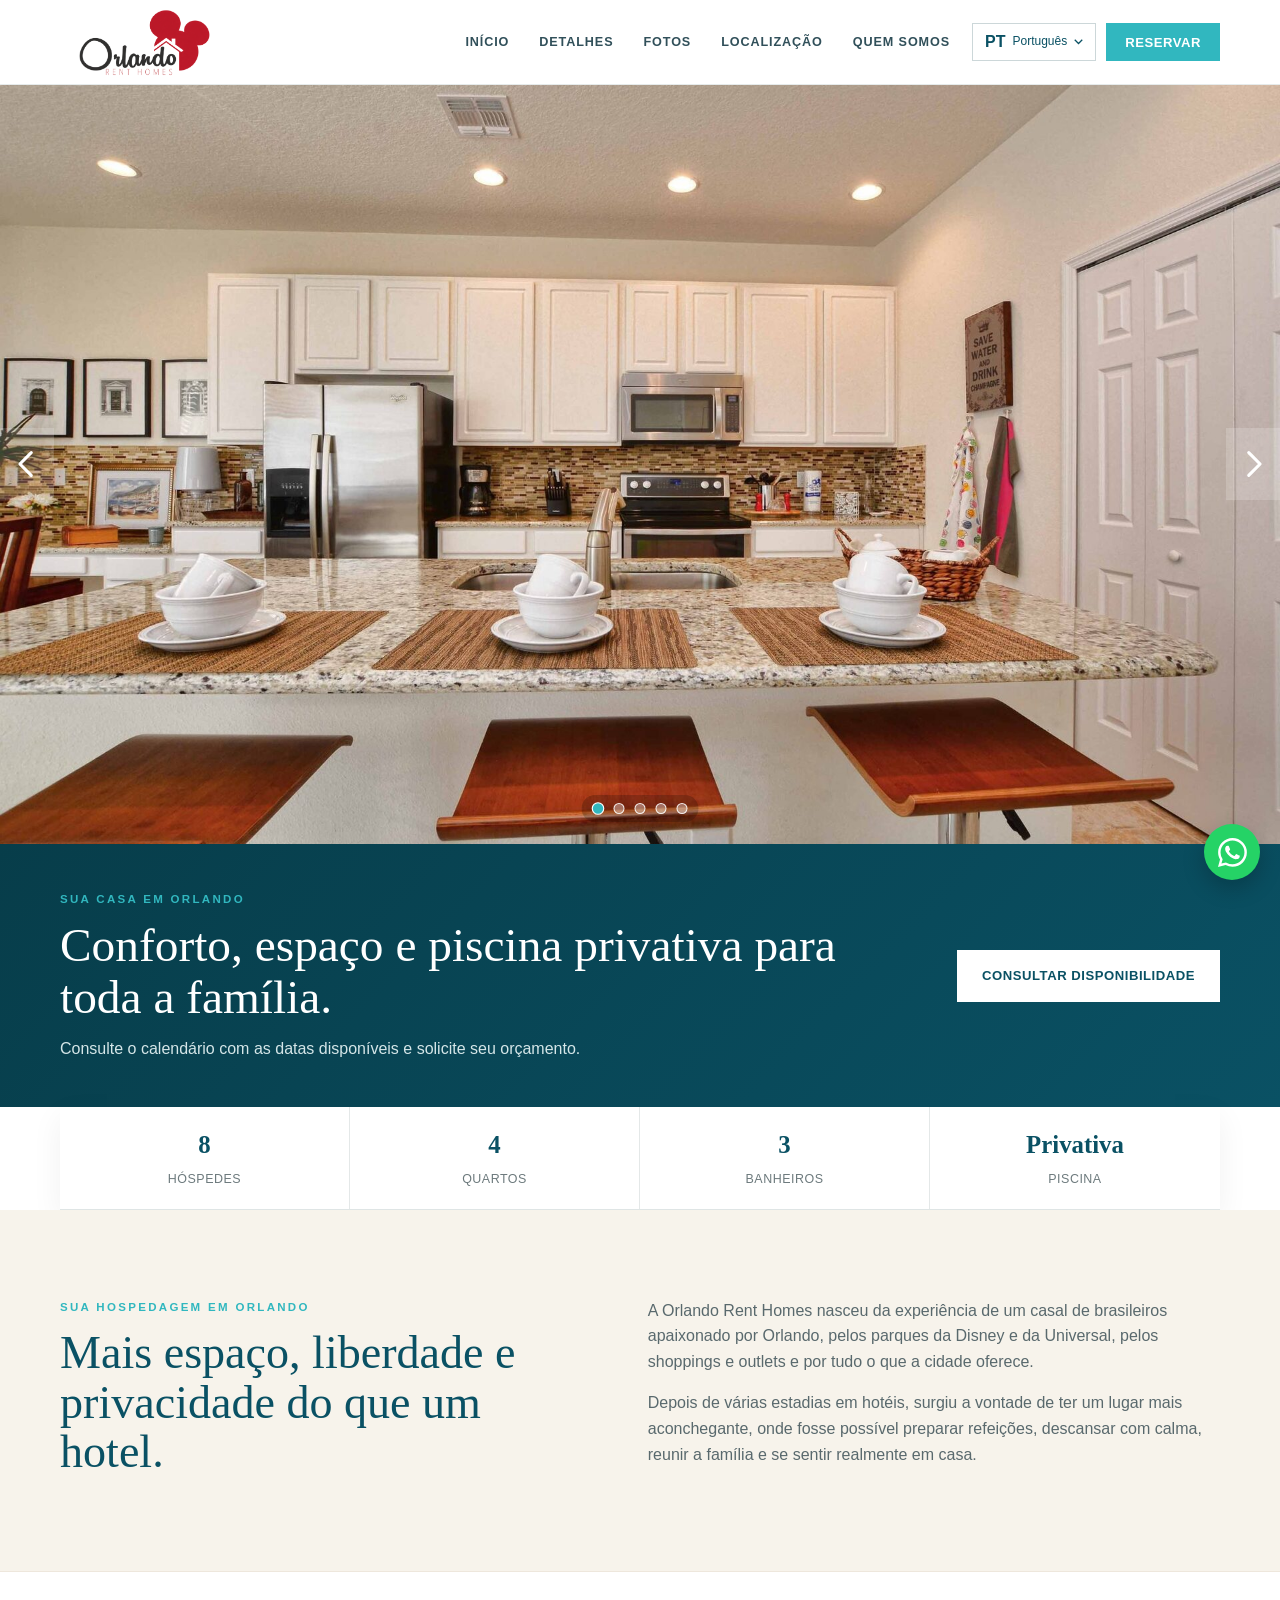
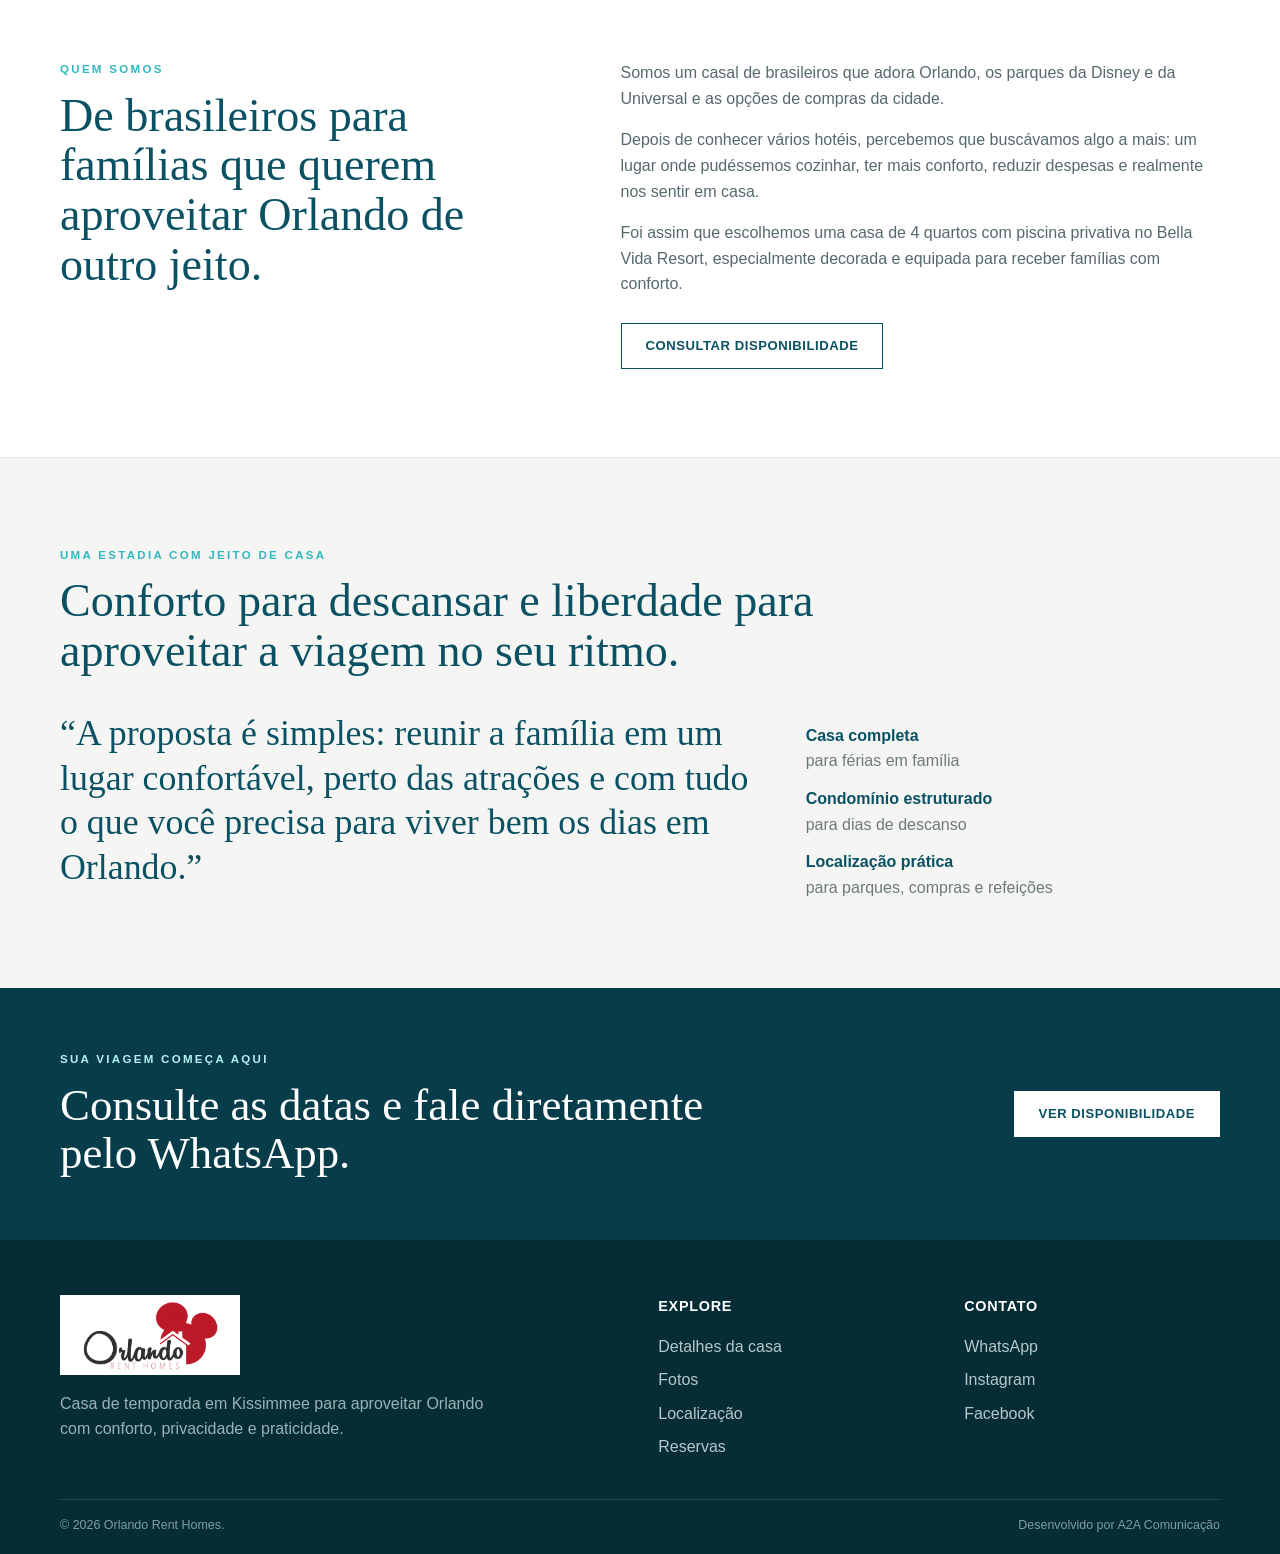
<file: index.html>
<!doctype html>
<html lang="pt-BR">
<head>
  <meta charset="utf-8">
  <meta name="viewport" content="width=device-width, initial-scale=1">
  <meta name="theme-color" content="#0c5363">
  <meta name="description" content="Casa de temporada em Orlando no Bella Vida Resort, com 4 quartos, piscina privativa, estrutura de resort e fácil acesso aos principais parques, compras e restaurantes.">
  <title>Orlando Rent Homes | Casa de temporada em Orlando</title>
  <link rel="icon" type="image/svg+xml" href="assets/favicon.svg">
  <link rel="stylesheet" href="styles.css?v=9">
  <script src="app.js?v=9" defer></script>
</head>
<body class="home-page">
  <a class="skip-link" href="#main">Pular para o conteúdo</a>

  <header class="site-header" id="top">
    <div class="header-inner shell">
      <a class="brand" href="index.html" aria-label="Orlando Rent Homes - início">
        <img src="assets/logo-orlando-rent-homes-transparente.png?v=2" alt="Orlando Rent Homes">
      </a>

      <nav class="desktop-nav" aria-label="Navegação principal">
        <a href="index.html" data-i18n="nav.home">Início</a>
        <a href="detalhes.html" data-i18n="nav.house">Detalhes</a>
        <a href="fotos.html" data-i18n="nav.gallery">Fotos</a>
        <a href="detalhes.html#localizacao" data-i18n="nav.location">Localização</a>
        <a href="#about" data-i18n="nav.about">Quem somos</a>
      </nav>

      <div class="header-actions">
        <div class="language-picker">
          <button class="language-button" type="button" aria-expanded="false" aria-controls="language-menu" aria-label="Escolher idioma">
            <span class="language-code" id="language-code" aria-hidden="true">PT</span>
            <span class="language-name" id="language-name">Português</span>
            <svg viewBox="0 0 12 8" aria-hidden="true"><path d="m1 1 5 5 5-5"/></svg>
          </button>
          <div class="language-menu" id="language-menu" role="menu" hidden>
            <button type="button" role="menuitem" data-language="pt"><span class="language-option-code">PT</span><span><strong>Português</strong><small>Brasil</small></span><i>✓</i></button>
            <button type="button" role="menuitem" data-language="en"><span class="language-option-code">EN</span><span><strong>English</strong><small>United States</small></span><i></i></button>
          </div>
        </div>
        <a class="button button-small" href="reservas.html" data-i18n="nav.book">Reservar</a>
        <button class="menu-button" type="button" aria-expanded="false" aria-controls="mobile-nav" aria-label="Abrir menu">
          <svg viewBox="0 0 24 24"><path d="M4 7h16M4 12h16M4 17h16"/></svg>
        </button>
      </div>
    </div>

    <nav class="mobile-nav" id="mobile-nav" aria-label="Navegação móvel" hidden>
      <a href="index.html" data-i18n="nav.home">Início</a>
      <a href="detalhes.html" data-i18n="nav.house">Detalhes</a>
      <a href="fotos.html" data-i18n="nav.gallery">Fotos</a>
      <a href="detalhes.html#localizacao" data-i18n="nav.location">Localização</a>
      <a href="#about" data-i18n="nav.about">Quem somos</a>
      <a href="reservas.html" data-i18n="nav.book">Reservar</a>
    </nav>
  </header>

  <main id="main">
    <section class="hero-carousel" id="home" aria-label="Fotos da Orlando Rent Homes">
      <div class="carousel-track">
        <figure class="carousel-slide is-active" aria-hidden="false">
          <img src="assets/carousel-kitchen.jpg" alt="Cozinha completa com bancada da Orlando Rent Homes" fetchpriority="high">
        </figure>
        <figure class="carousel-slide" aria-hidden="true">
          <img src="assets/carousel-pool.jpg" alt="Piscina privativa da Orlando Rent Homes">
        </figure>
        <figure class="carousel-slide" aria-hidden="true">
          <img src="assets/carousel-front.jpg" alt="Fachada da casa no Bella Vida Resort">
        </figure>
        <figure class="carousel-slide" aria-hidden="true">
          <img src="assets/carousel-dining.jpg" alt="Sala de jantar preparada para receber a família">
        </figure>
        <figure class="carousel-slide" aria-hidden="true">
          <img src="assets/carousel-bedroom.jpg" alt="Quarto confortável da casa">
        </figure>
      </div>

      <button class="carousel-arrow carousel-prev" type="button" aria-label="Foto anterior">
        <svg viewBox="0 0 24 24" aria-hidden="true"><path d="m15 4-8 8 8 8"/></svg>
      </button>
      <button class="carousel-arrow carousel-next" type="button" aria-label="Próxima foto">
        <svg viewBox="0 0 24 24" aria-hidden="true"><path d="m9 4 8 8-8 8"/></svg>
      </button>

      <div class="carousel-dots" role="tablist" aria-label="Escolher foto">
        <button class="is-active" type="button" role="tab" aria-selected="true" aria-label="Mostrar foto 1"></button>
        <button type="button" role="tab" aria-selected="false" aria-label="Mostrar foto 2"></button>
        <button type="button" role="tab" aria-selected="false" aria-label="Mostrar foto 3"></button>
        <button type="button" role="tab" aria-selected="false" aria-label="Mostrar foto 4"></button>
        <button type="button" role="tab" aria-selected="false" aria-label="Mostrar foto 5"></button>
      </div>
    </section>

    <section class="availability-callout" aria-labelledby="availability-title">
      <div class="shell availability-inner">
        <div>
          <p class="eyebrow dark">Sua casa em Orlando</p>
          <h1 id="availability-title">Conforto, espaço e piscina privativa para toda a família.</h1>
          <p>Consulte o calendário com as datas disponíveis e solicite seu orçamento.</p>
        </div>
        <a class="button" href="reservas.html">Consultar disponibilidade</a>
      </div>
    </section>

    <div class="quick-facts shell" aria-label="Principais características da casa">
      <div><strong>8</strong><span>hóspedes</span></div>
      <div><strong>4</strong><span>quartos</span></div>
      <div><strong>3</strong><span>banheiros</span></div>
      <div><strong>Privativa</strong><span>piscina</span></div>
    </div>

    <section class="legacy-intro section">
      <div class="shell legacy-grid">
        <div>
          <p class="eyebrow dark">Sua hospedagem em Orlando</p>
          <h2>Mais espaço, liberdade e privacidade do que um hotel.</h2>
        </div>
        <div class="legacy-copy">
          <p>A Orlando Rent Homes nasceu da experiência de um casal de brasileiros apaixonado por Orlando, pelos parques da Disney e da Universal, pelos shoppings e outlets e por tudo o que a cidade oferece.</p>
          <p>Depois de várias estadias em hotéis, surgiu a vontade de ter um lugar mais aconchegante, onde fosse possível preparar refeições, descansar com calma, reunir a família e se sentir realmente em casa.</p>
        </div>
      </div>
    </section>

    <section class="section house-section" id="house">
      <div class="shell section-heading split-heading">
        <div>
          <p class="eyebrow dark">Fotos e detalhes da casa</p>
          <h2>Preparada para receber sua família em cada detalhe.</h2>
        </div>
        <p class="lead">Uma casa de 4 quartos no Bella Vida Resort, equipada para férias em família e estadias com amigos, com ambientes integrados, piscina privativa e vista agradável.</p>
      </div>

      <div class="shell detail-grid">
        <article class="detail-card">
          <h3>4 quartos confortáveis</h3>
          <p>Ambientes preparados para descanso depois de um dia inteiro nos parques, com espaço para até 8 hóspedes.</p>
        </article>
        <article class="detail-card">
          <h3>Piscina privativa</h3>
          <p>Área exclusiva para a família aproveitar o dia com mais privacidade e tranquilidade.</p>
        </article>
        <article class="detail-card">
          <h3>Cozinha completa</h3>
          <p>Estrutura para preparar café da manhã, refeições rápidas e jantares sem depender de restaurante todos os dias.</p>
        </article>
        <article class="detail-card">
          <h3>Salas integradas</h3>
          <p>Estar e jantar conectados para reunir todos com conforto durante a viagem.</p>
        </article>
        <article class="detail-card">
          <h3>Wi‑Fi e entretenimento</h3>
          <p>Conectividade para planejar passeios, trabalhar quando necessário e relaxar em casa.</p>
        </article>
        <article class="detail-card">
          <h3>Estacionamento</h3>
          <p>Praticidade para quem aluga carro e quer entrar e sair do condomínio com facilidade.</p>
        </article>
      </div>

      <div class="shell house-showcase">
        <figure class="showcase-large"><img src="assets/carousel-pool.jpg" alt="Piscina privativa da casa"><figcaption>Piscina privativa</figcaption></figure>
        <figure><img src="assets/carousel-dining.jpg" alt="Sala de jantar"><figcaption>Sala de jantar</figcaption></figure>
        <figure><img src="assets/carousel-kitchen.jpg" alt="Cozinha da casa"><figcaption>Cozinha equipada</figcaption></figure>
      </div>
    </section>

    <section class="resort-section section">
      <div class="shell resort-grid">
        <div class="resort-copy">
          <p class="eyebrow">Bella Vida Resort</p>
          <h2>Estrutura de condomínio para aproveitar também fora dos parques.</h2>
          <p>O Bella Vida Resort complementa a estadia com áreas de lazer e conveniência para os dias de descanso.</p>
          <ul class="check-list">
            <li>Club House</li>
            <li>Academia</li>
            <li>Piscina do condomínio</li>
            <li>Quadras esportivas</li>
            <li>Playground</li>
            <li>Salão de convivência</li>
            <li>Área de jogos</li>
            <li>Segurança no condomínio</li>
          </ul>
        </div>
        <img src="assets/carousel-front.jpg" alt="Fachada da casa no Bella Vida Resort">
      </div>
    </section>

    <section class="gallery-section section" id="gallery">
      <div class="shell section-heading">
        <div>
          <p class="eyebrow dark">Galeria</p>
          <h2 id="gallery-title">Conheça todos os ambientes da casa e do resort.</h2>
        </div>
        <button class="text-link" id="show-all" type="button">Abrir em tela cheia</button>
      </div>
      <div class="shell gallery-grid">
        <button class="gallery-item gallery-main" data-full="assets/gallery/photo-01.jpg"><img src="assets/gallery/photo-01.jpg" alt="Entrada do Bella Vida Resort" loading="lazy"></button>
        <button class="gallery-item" data-full="assets/gallery/photo-02.jpg"><img src="assets/gallery/photo-02.jpg" alt="Fachada da casa no condomínio" loading="lazy"></button>
        <button class="gallery-item" data-full="assets/gallery/photo-03.jpg"><img src="assets/gallery/photo-03.jpg" alt="Entrada e sala da casa" loading="lazy"></button>
        <button class="gallery-item" data-full="assets/gallery/photo-04.jpg"><img src="assets/gallery/photo-04.jpg" alt="Mesa de jantar preparada" loading="lazy"></button>
        <button class="gallery-item" data-full="assets/gallery/photo-05.jpg"><img src="assets/gallery/photo-05.jpg" alt="Cozinha com bancada de granito" loading="lazy"></button>
        <button class="gallery-item" data-full="assets/gallery/photo-06.jpg"><img src="assets/gallery/photo-06.jpg" alt="Cozinha totalmente equipada" loading="lazy"></button>
        <button class="gallery-item" data-full="assets/gallery/photo-07.jpg"><img src="assets/gallery/photo-07.jpg" alt="Ambientes integrados da casa" loading="lazy"></button>
        <button class="gallery-item" data-full="assets/gallery/photo-08.jpg"><img src="assets/gallery/photo-08.jpg" alt="Sala de jantar e cozinha" loading="lazy"></button>
        <button class="gallery-item" data-full="assets/gallery/photo-09.jpg"><img src="assets/gallery/photo-09.jpg" alt="Sala de jantar com seis lugares" loading="lazy"></button>
        <button class="gallery-item" data-full="assets/gallery/photo-10.jpg"><img src="assets/gallery/photo-10.jpg" alt="Sala de estar com acesso à piscina" loading="lazy"></button>
        <button class="gallery-item" data-full="assets/gallery/photo-11.jpg"><img src="assets/gallery/photo-11.jpg" alt="Sala de estar com televisão" loading="lazy"></button>
        <button class="gallery-item" data-full="assets/gallery/photo-12.jpg"><img src="assets/gallery/photo-12.jpg" alt="Sofá da sala de estar" loading="lazy"></button>
        <button class="gallery-item" data-full="assets/gallery/photo-13.jpg"><img src="assets/gallery/photo-13.jpg" alt="Sala de estar vista da cozinha" loading="lazy"></button>
        <button class="gallery-item" data-full="assets/gallery/photo-14.jpg"><img src="assets/gallery/photo-14.jpg" alt="Lavanderia com lavadora e secadora" loading="lazy"></button>
        <button class="gallery-item" data-full="assets/gallery/photo-15.jpg"><img src="assets/gallery/photo-15.jpg" alt="Primeiro quarto de casal" loading="lazy"></button>
        <button class="gallery-item" data-full="assets/gallery/photo-16.jpg"><img src="assets/gallery/photo-16.jpg" alt="Primeiro quarto de casal com televisão" loading="lazy"></button>
        <button class="gallery-item" data-full="assets/gallery/photo-17.jpg"><img src="assets/gallery/photo-17.jpg" alt="Banheiro da suíte" loading="lazy"></button>
        <button class="gallery-item" data-full="assets/gallery/photo-18.jpg"><img src="assets/gallery/photo-18.jpg" alt="Suíte principal com cama king size" loading="lazy"></button>
        <button class="gallery-item" data-full="assets/gallery/photo-19.jpg"><img src="assets/gallery/photo-19.jpg" alt="Suíte principal ampla" loading="lazy"></button>
        <button class="gallery-item" data-full="assets/gallery/photo-20.jpg"><img src="assets/gallery/photo-20.jpg" alt="Banheiro da suíte principal" loading="lazy"></button>
        <button class="gallery-item" data-full="assets/gallery/photo-21.jpg"><img src="assets/gallery/photo-21.jpg" alt="Chuveiro da suíte principal" loading="lazy"></button>
        <button class="gallery-item" data-full="assets/gallery/photo-22.jpg"><img src="assets/gallery/photo-22.jpg" alt="Segundo quarto de casal" loading="lazy"></button>
        <button class="gallery-item" data-full="assets/gallery/photo-23.jpg"><img src="assets/gallery/photo-23.jpg" alt="Segundo quarto com televisão" loading="lazy"></button>
        <button class="gallery-item" data-full="assets/gallery/photo-24.jpg"><img src="assets/gallery/photo-24.jpg" alt="Banheiro de hóspedes" loading="lazy"></button>
        <button class="gallery-item" data-full="assets/gallery/photo-25.jpg"><img src="assets/gallery/photo-25.jpg" alt="Terceiro quarto de casal" loading="lazy"></button>
        <button class="gallery-item" data-full="assets/gallery/photo-26.jpg"><img src="assets/gallery/photo-26.jpg" alt="Terceiro quarto com televisão" loading="lazy"></button>
        <button class="gallery-item" data-full="assets/gallery/photo-27.jpg"><img src="assets/gallery/photo-27.jpg" alt="Piscina privativa vista da casa" loading="lazy"></button>
        <button class="gallery-item" data-full="assets/gallery/photo-28.jpg"><img src="assets/gallery/photo-28.jpg" alt="Área externa da piscina privativa" loading="lazy"></button>
        <button class="gallery-item" data-full="assets/gallery/photo-29.jpg"><img src="assets/gallery/photo-29.jpg" alt="Piscina privativa com vista para o lago" loading="lazy"></button>
        <button class="gallery-item" data-full="assets/gallery/photo-30.jpg"><img src="assets/gallery/photo-30.jpg" alt="Área externa e tela de proteção da piscina" loading="lazy"></button>
        <button class="gallery-item" data-full="assets/gallery/photo-31.jpg"><img src="assets/gallery/photo-31.jpg" alt="Lago ao lado da casa" loading="lazy"></button>
        <button class="gallery-item" data-full="assets/gallery/photo-32.jpg"><img src="assets/gallery/photo-32.jpg" alt="Frente da casa com estacionamento" loading="lazy"></button>
        <button class="gallery-item" data-full="assets/gallery/photo-33.jpg"><img src="assets/gallery/photo-33.jpg" alt="Entrada principal do Bella Vida Resort" loading="lazy"></button>
        <button class="gallery-item" data-full="assets/gallery/photo-34.jpg"><img src="assets/gallery/photo-34.jpg" alt="Clubhouse do Bella Vida Resort" loading="lazy"></button>
        <button class="gallery-item" data-full="assets/gallery/photo-35.jpg"><img src="assets/gallery/photo-35.jpg" alt="Salão do clubhouse" loading="lazy"></button>
        <button class="gallery-item" data-full="assets/gallery/photo-36.jpg"><img src="assets/gallery/photo-36.jpg" alt="Academia do condomínio" loading="lazy"></button>
        <button class="gallery-item" data-full="assets/gallery/photo-37.jpg"><img src="assets/gallery/photo-37.jpg" alt="Piscina principal do resort" loading="lazy"></button>
        <button class="gallery-item" data-full="assets/gallery/photo-38.jpg"><img src="assets/gallery/photo-38.jpg" alt="Área de lazer do resort" loading="lazy"></button>
        <button class="gallery-item" data-full="assets/gallery/photo-39.jpg"><img src="assets/gallery/photo-39.jpg" alt="Piscina do resort com quiosques" loading="lazy"></button>
        <button class="gallery-item" data-full="assets/gallery/photo-40.jpg"><img src="assets/gallery/photo-40.jpg" alt="Piscina aquecida do resort" loading="lazy"></button>
        <button class="gallery-item" data-full="assets/gallery/photo-41.jpg"><img src="assets/gallery/photo-41.jpg" alt="Jacuzzi do Bella Vida Resort" loading="lazy"></button>
        <button class="gallery-item" data-full="assets/gallery/photo-42.jpg"><img src="assets/gallery/photo-42.jpg" alt="Playground infantil do condomínio" loading="lazy"></button>
        <button class="gallery-item" data-full="assets/gallery/photo-43.jpg"><img src="assets/gallery/photo-43.jpg" alt="Deck de caminhada em frente ao lago" loading="lazy"></button>
        <button class="gallery-item" data-full="assets/gallery/photo-44.jpg"><img src="assets/gallery/photo-44.jpg" alt="Quadra de areia do resort" loading="lazy"></button>
      </div>
      <div class="shell gallery-footer">
        <p class="gallery-note">44 fotos originais da casa e do Bella Vida Resort.</p>
        <button class="button button-outline" id="toggle-gallery" type="button" aria-expanded="false">Ver todas as 44 fotos</button>
      </div>
    </section>

    <section class="section location-section" id="location">
      <div class="shell section-heading split-heading">
        <div>
          <p class="eyebrow dark">Localização</p>
          <h2>Perto do que faz parte da viagem.</h2>
        </div>
        <p class="lead">A casa fica em Kissimmee, com acesso prático às principais atrações de Orlando, centros de compras, supermercados e restaurantes.</p>
      </div>

      <div class="shell nearby-grid">
        <article class="nearby-card">
          <span class="nearby-kicker">Parques Disney</span>
          <h3>Walt Disney World</h3>
          <ul>
            <li><span>Magic Kingdom</span><strong>aprox. 25–30 min</strong></li>
            <li><span>EPCOT</span><strong>aprox. 20–25 min</strong></li>
            <li><span>Hollywood Studios</span><strong>aprox. 20–25 min</strong></li>
            <li><span>Animal Kingdom</span><strong>aprox. 20–25 min</strong></li>
            <li><span>Disney Springs</span><strong>aprox. 15–20 min</strong></li>
          </ul>
        </article>

        <article class="nearby-card">
          <span class="nearby-kicker">Universal e outros parques</span>
          <h3>Mais atrações</h3>
          <ul>
            <li><span>Universal Studios Florida</span><strong>aprox. 25–30 min</strong></li>
            <li><span>Islands of Adventure</span><strong>aprox. 25–30 min</strong></li>
            <li><span>Volcano Bay</span><strong>aprox. 25–30 min</strong></li>
            <li><span>SeaWorld Orlando</span><strong>aprox. 20–25 min</strong></li>
            <li><span>Discovery Cove</span><strong>aprox. 20–25 min</strong></li>
            <li><span>LEGOLAND Florida</span><strong>aprox. 45–55 min</strong></li>
          </ul>
        </article>

        <article class="nearby-card">
          <span class="nearby-kicker">Compras</span>
          <h3>Shoppings e outlets</h3>
          <ul>
            <li><span>The Loop</span><strong>aprox. 10–15 min</strong></li>
            <li><span>Lake Buena Vista Factory Stores</span><strong>aprox. 15–20 min</strong></li>
            <li><span>Orlando Vineland Premium Outlets</span><strong>aprox. 20–25 min</strong></li>
            <li><span>Orlando International Premium Outlets</span><strong>aprox. 30 min</strong></li>
            <li><span>Walmart</span><strong>poucos minutos</strong></li>
          </ul>
        </article>

        <article class="nearby-card">
          <span class="nearby-kicker">Comodidade</span>
          <h3>Restaurantes e serviços</h3>
          <ul>
            <li><span>Restaurantes na US‑192</span><strong>aprox. 5–15 min</strong></li>
            <li><span>Farmácias e mercados</span><strong>aprox. 5–10 min</strong></li>
            <li><span>Fast food e cafés</span><strong>aprox. 5–10 min</strong></li>
            <li><span>Old Town Kissimmee</span><strong>aprox. 15 min</strong></li>
          </ul>
        </article>
      </div>
      <p class="shell distance-note">Tempos aproximados de carro e sujeitos a trânsito, horário e rota.</p>
    </section>

    <section class="section booking-section" id="booking">
      <div class="shell booking-grid">
        <div class="booking-copy">
          <p class="eyebrow dark" data-i18n="booking.eyebrow">Planeje sua estadia</p>
          <h2 id="booking-title" data-i18n="booking.title">Escolha as datas da sua viagem</h2>
          <p data-i18n="booking.text">Selecione a entrada e a saída. Confirmaremos a disponibilidade e enviaremos o orçamento pelo WhatsApp.</p>
          <div class="selection-summary" aria-live="polite">
            <div><span data-i18n="booking.checkin">Entrada</span><strong id="checkin-label">Selecione</strong></div>
            <div><span data-i18n="booking.checkout">Saída</span><strong id="checkout-label">Selecione</strong></div>
          </div>
          <button class="button button-wide" id="quote-button" type="button" disabled data-i18n="booking.quote">Solicitar orçamento</button>
          <p class="booking-note" data-i18n="booking.note">A reserva será confirmada após a resposta do anfitrião.</p>
        </div>
        <div class="calendar-card">
          <div class="calendar-toolbar">
            <button id="calendar-prev" type="button" aria-label="Mês anterior">←</button>
            <strong id="calendar-title"></strong>
            <button id="calendar-next" type="button" aria-label="Próximo mês">→</button>
          </div>
          <div class="calendar" id="calendar" aria-label="Calendário de reservas"></div>
          <div class="calendar-legend">
            <span><i class="legend-dot available"></i><span data-i18n="calendar.available">Disponível para consulta</span></span>
            <span><i class="legend-dot selected"></i><span data-i18n="calendar.selected">Selecionado</span></span>
            <span><i class="legend-dot reserved"></i><span data-i18n="calendar.reserved">Reservado</span></span>
          </div>
          <p class="calendar-status" id="calendar-status" aria-live="polite"></p>
        </div>
      </div>
    </section>

    <section class="section about-section" id="about">
      <div class="shell about-grid">
        <div>
          <p class="eyebrow dark">Quem somos</p>
          <h2>De brasileiros para famílias que querem aproveitar Orlando de outro jeito.</h2>
        </div>
        <div class="about-copy">
          <p>Somos um casal de brasileiros que adora Orlando, os parques da Disney e da Universal e as opções de compras da cidade.</p>
          <p>Depois de conhecer vários hotéis, percebemos que buscávamos algo a mais: um lugar onde pudéssemos cozinhar, ter mais conforto, reduzir despesas e realmente nos sentir em casa.</p>
          <p>Foi assim que escolhemos uma casa de 4 quartos com piscina privativa no Bella Vida Resort, especialmente decorada e equipada para receber famílias com conforto.</p>
          <a class="button button-outline" href="reservas.html">Consultar disponibilidade</a>
        </div>
      </div>
    </section>

    <section class="testimonial-section section">
      <div class="shell">
        <p class="eyebrow dark">Uma estadia com jeito de casa</p>
        <h2>Conforto para descansar e liberdade para aproveitar a viagem no seu ritmo.</h2>
        <div class="testimonial-grid">
          <blockquote>“A proposta é simples: reunir a família em um lugar confortável, perto das atrações e com tudo o que você precisa para viver bem os dias em Orlando.”</blockquote>
          <div class="testimonial-side">
            <strong>Casa completa</strong>
            <span>para férias em família</span>
            <strong>Condomínio estruturado</strong>
            <span>para dias de descanso</span>
            <strong>Localização prática</strong>
            <span>para parques, compras e refeições</span>
          </div>
        </div>
      </div>
    </section>

    <section class="cta-section">
      <div class="shell cta-inner">
        <div>
          <p class="eyebrow">Sua viagem começa aqui</p>
          <h2>Consulte as datas e fale diretamente pelo WhatsApp.</h2>
        </div>
        <a class="button button-light" href="reservas.html">Ver disponibilidade</a>
      </div>
    </section>
  </main>

  <footer class="footer">
    <div class="shell footer-grid">
      <div class="footer-brand">
        <img src="assets/logo-orlando-rent-homes-transparente.png?v=2" alt="Orlando Rent Homes">
        <p>Casa de temporada em Kissimmee para aproveitar Orlando com conforto, privacidade e praticidade.</p>
      </div>
      <div>
        <h3>Explore</h3>
        <a href="detalhes.html">Detalhes da casa</a>
        <a href="fotos.html">Fotos</a>
        <a href="detalhes.html#localizacao">Localização</a>
        <a href="reservas.html">Reservas</a>
      </div>
      <div>
        <h3>Contato</h3>
        <a href="https://wa.me/5511999066659" target="_blank" rel="noopener">WhatsApp</a>
        <a href="https://www.instagram.com/orlando_rent_homes/" target="_blank" rel="noopener">Instagram</a>
        <a href="https://www.facebook.com/orlandorenthomes" target="_blank" rel="noopener">Facebook</a>
      </div>
    </div>
    <div class="shell footer-bottom">
      <span>© <span id="year"></span> Orlando Rent Homes.</span>
      <span>Desenvolvido por <a href="https://a2a.com.br/" target="_blank" rel="noopener">A2A Comunicação</a></span>
    </div>
  </footer>

  <a class="whatsapp-float" href="https://wa.me/5511999066659" target="_blank" rel="noopener" aria-label="Falar pelo WhatsApp">
    <svg viewBox="0 0 16 16" aria-hidden="true"><path d="M13.601 2.326A7.854 7.854 0 0 0 7.994 0C3.627 0 .068 3.558.064 7.926c0 1.399.366 2.76 1.057 3.965L0 16l4.204-1.102a7.933 7.933 0 0 0 3.79.965h.004c4.368 0 7.926-3.558 7.93-7.93a7.898 7.898 0 0 0-2.327-5.607M7.994 14.521a6.573 6.573 0 0 1-3.356-.92l-.24-.144-2.494.654.666-2.433-.156-.251a6.56 6.56 0 0 1-1.007-3.505c0-3.626 2.957-6.584 6.591-6.584a6.56 6.56 0 0 1 4.66 1.932 6.557 6.557 0 0 1 1.928 4.66c-.004 3.639-2.961 6.592-6.592 6.592m3.615-4.934c-.197-.099-1.17-.578-1.353-.646-.182-.065-.315-.099-.445.099-.133.197-.514.646-.63.775-.116.133-.232.148-.43.05-.197-.1-.836-.308-1.592-.985-.59-.525-.986-1.175-1.103-1.372-.116-.198-.013-.304.086-.403.09-.088.197-.232.296-.35.099-.116.133-.197.198-.329.065-.133.034-.247-.016-.346l-.627-1.513c-.165-.398-.332-.342-.445-.348-.116-.006-.247-.006-.38-.006a.729.729 0 0 0-.527.247c-.182.198-.691.677-.691 1.654s.71 1.916.81 2.049c.098.133 1.394 2.132 3.383 2.992.47.203.84.324 1.129.415.474.151.904.129 1.244.078.38-.058 1.171-.48 1.338-.943.164-.464.164-.86.116-.943-.05-.084-.182-.133-.38-.232"/></svg>
  </a>

  <dialog class="lightbox" id="lightbox">
    <button type="button" class="lightbox-close" aria-label="Fechar">×</button>
    <button type="button" class="lightbox-prev" aria-label="Foto anterior">←</button>
    <img id="lightbox-image" alt="Foto ampliada da casa">
    <button type="button" class="lightbox-next" aria-label="Próxima foto">→</button>
  </dialog>
</body>
</html>
</file>
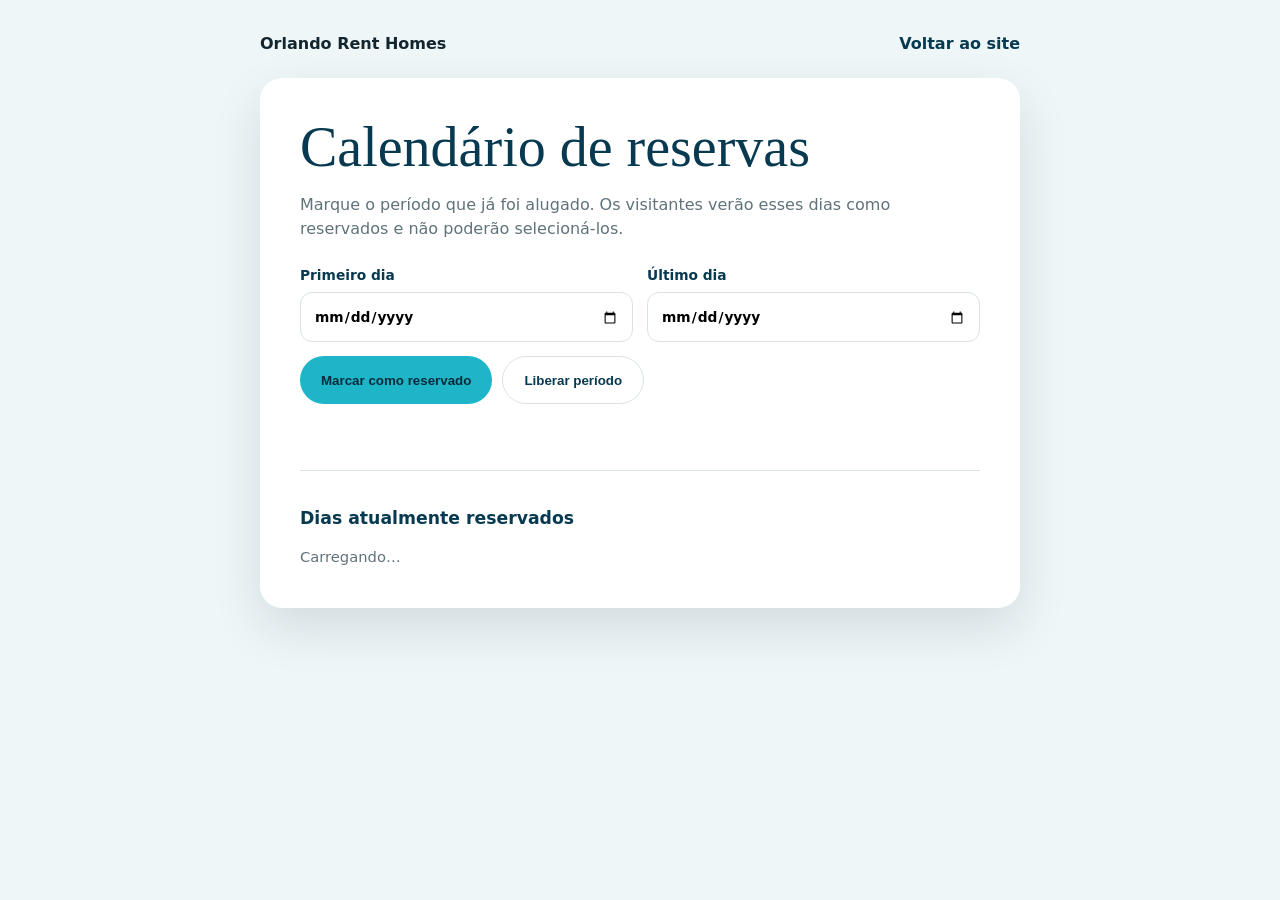
<file: admin/index.html>
<!doctype html>
<html lang="pt-BR">
<head>
  <meta charset="utf-8">
  <meta name="viewport" content="width=device-width,initial-scale=1">
  <meta name="robots" content="noindex,nofollow">
  <title>Calendário de reservas | Orlando Rent Homes</title>
  <style>
    :root{--navy:#073a50;--aqua:#1eb5c9;--ink:#132630;--muted:#60727a;--line:#dbe3e4;--bg:#eef6f7;--error:#a02c2c}*{box-sizing:border-box}body{margin:0;background:var(--bg);color:var(--ink);font:16px/1.5 system-ui,-apple-system,"Segoe UI",sans-serif}.wrap{width:min(760px,calc(100% - 28px));margin:32px auto}.top{display:flex;align-items:center;justify-content:space-between;gap:20px;margin-bottom:22px}.top a{color:var(--navy);font-weight:800;text-decoration:none}.card{background:#fff;border-radius:22px;padding:clamp(22px,5vw,40px);box-shadow:0 20px 50px rgba(5,43,59,.12)}h1{font:500 clamp(2rem,6vw,3.5rem)/1.05 Georgia,serif;color:var(--navy);margin:0 0 10px}h2{color:var(--navy);font-size:1.08rem}p{color:var(--muted)}.fields{display:grid;grid-template-columns:1fr 1fr;gap:14px;margin:24px 0 14px}label{font-size:.86rem;font-weight:800;color:var(--navy)}input{width:100%;display:block;margin-top:7px;min-height:50px;border:1px solid var(--line);border-radius:12px;padding:0 13px;font:inherit}.actions{display:flex;gap:10px;flex-wrap:wrap}button{min-height:48px;border:0;border-radius:999px;padding:0 21px;font-weight:800;cursor:pointer}.primary{background:var(--aqua);color:#052b3b}.secondary{background:#fff;color:var(--navy);border:1px solid var(--line)}button:disabled{opacity:.55;cursor:wait}.status{min-height:24px;margin:14px 0}.status.error{color:var(--error)}.reserved{margin-top:28px;border-top:1px solid var(--line);padding-top:20px}.reserved-list{display:flex;flex-wrap:wrap;gap:8px}.date-chip{background:#edf5f6;border:1px solid #d8e6e8;border-radius:999px;padding:7px 11px;font-size:.84rem;color:var(--navy)}.empty{font-size:.92rem;color:var(--muted)}@media(max-width:560px){.wrap{margin:18px auto}.fields{grid-template-columns:1fr}.top{align-items:flex-start;flex-direction:column}}
  </style>
</head>
<body>
  <main class="wrap">
    <div class="top"><strong>Orlando Rent Homes</strong><a href="../">Voltar ao site</a></div>
    <section class="card">
      <h1>Calendário de reservas</h1>
      <p>Marque o período que já foi alugado. Os visitantes verão esses dias como reservados e não poderão selecioná-los.</p>
      <div class="fields">
        <label>Primeiro dia<input id="start" type="date"></label>
        <label>Último dia<input id="end" type="date"></label>
      </div>
      <div class="actions"><button class="primary" id="save" type="button">Marcar como reservado</button><button class="secondary" id="free" type="button">Liberar período</button></div>
      <p class="status" id="status" aria-live="polite"></p>
      <div class="reserved"><h2>Dias atualmente reservados</h2><div class="reserved-list" id="reserved-list"><span class="empty">Carregando…</span></div></div>
    </section>
  </main>
  <script>
    const SUPABASE_URL='https://bmoeknvuxrndlfairyth.supabase.co';
    const SUPABASE_KEY='sb_publishable_lagn5A2PP6V6kT_G9hvM3Q_kzIamfaz';
    const statusEl=document.querySelector('#status'),list=document.querySelector('#reserved-list');
    function datesBetween(start,end){const dates=[],current=new Date(start+'T12:00:00'),last=new Date(end+'T12:00:00');while(current<=last){dates.push(current.toISOString().slice(0,10));current.setDate(current.getDate()+1)}return dates}
    function fmt(date){return new Intl.DateTimeFormat('pt-BR',{day:'2-digit',month:'short',year:'numeric',timeZone:'UTC'}).format(new Date(date+'T12:00:00Z'))}
    async function loadReservations(){const response=await fetch(`${SUPABASE_URL}/rest/v1/reservas?select=data&order=data.asc`,{headers:{apikey:SUPABASE_KEY}});if(!response.ok){statusEl.textContent='A tabela de reservas ainda precisa ser configurada no Supabase.';statusEl.className='status error';list.innerHTML='<span class="empty">Nenhuma reserva carregada.</span>';return}const rows=await response.json();list.innerHTML=rows.length?rows.map(row=>`<span class="date-chip">${fmt(row.data)}</span>`).join(''):'<span class="empty">Nenhuma data reservada.</span>'}
    async function change(mode){const start=document.querySelector('#start').value,end=document.querySelector('#end').value;if(!start||!end||end<start){statusEl.textContent='Escolha um período válido.';statusEl.className='status error';return}const dates=datesBetween(start,end),button=document.querySelector(mode==='save'?'#save':'#free');button.disabled=true;statusEl.textContent='Salvando…';statusEl.className='status';let response;if(mode==='save'){response=await fetch(`${SUPABASE_URL}/rest/v1/reservas?on_conflict=data`,{method:'POST',headers:{apikey:SUPABASE_KEY,'content-type':'application/json',Prefer:'resolution=merge-duplicates,return=minimal'},body:JSON.stringify(dates.map(data=>({data,observacao:'Reserva'})))})}else{response=await fetch(`${SUPABASE_URL}/rest/v1/reservas?data=in.(${dates.join(',')})`,{method:'DELETE',headers:{apikey:SUPABASE_KEY}})}button.disabled=false;if(!response.ok){statusEl.textContent='O Supabase ainda não permite alterar as reservas. Execute o SQL de configuração.';statusEl.className='status error';return}statusEl.textContent=mode==='save'?'Período marcado como reservado.':'Período liberado.';loadReservations()}
    document.querySelector('#save').addEventListener('click',()=>change('save'));
    document.querySelector('#free').addEventListener('click',()=>change('free'));
    loadReservations();
  </script>
</body>
</html>
</file>
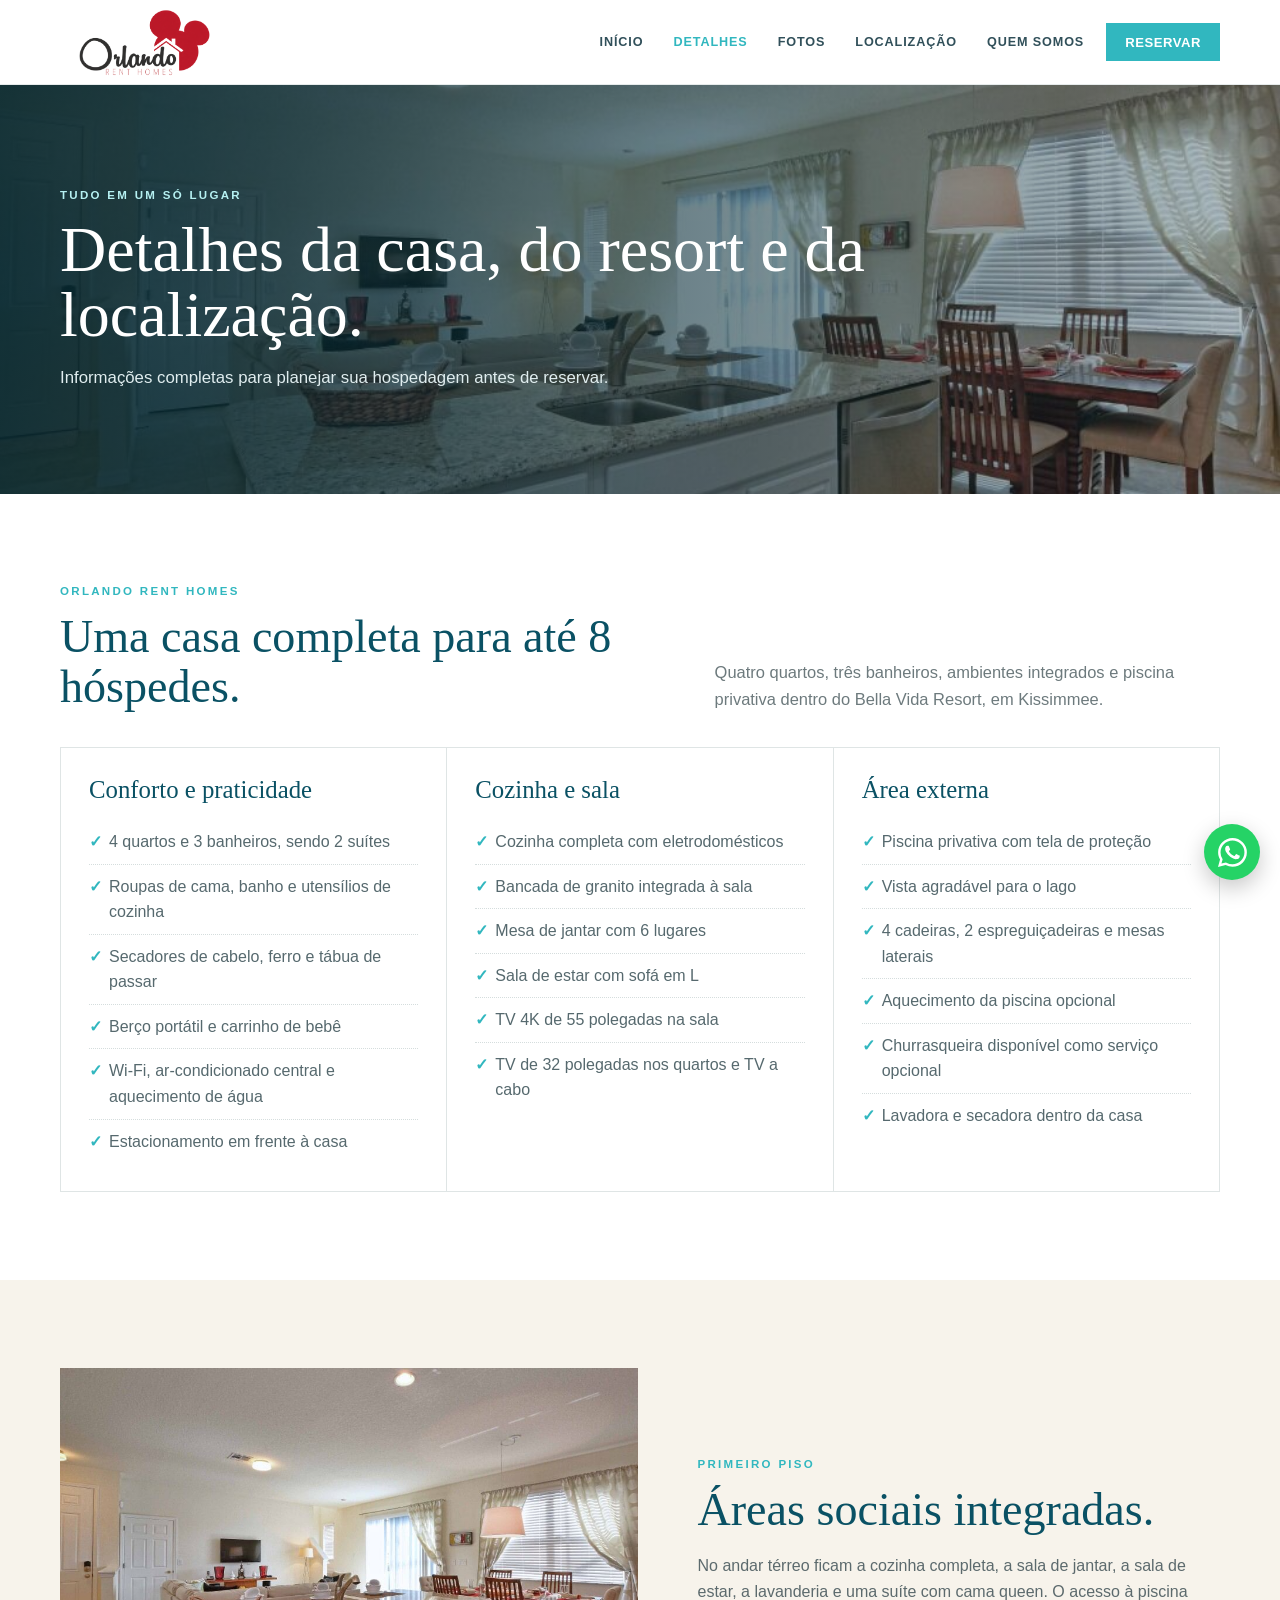
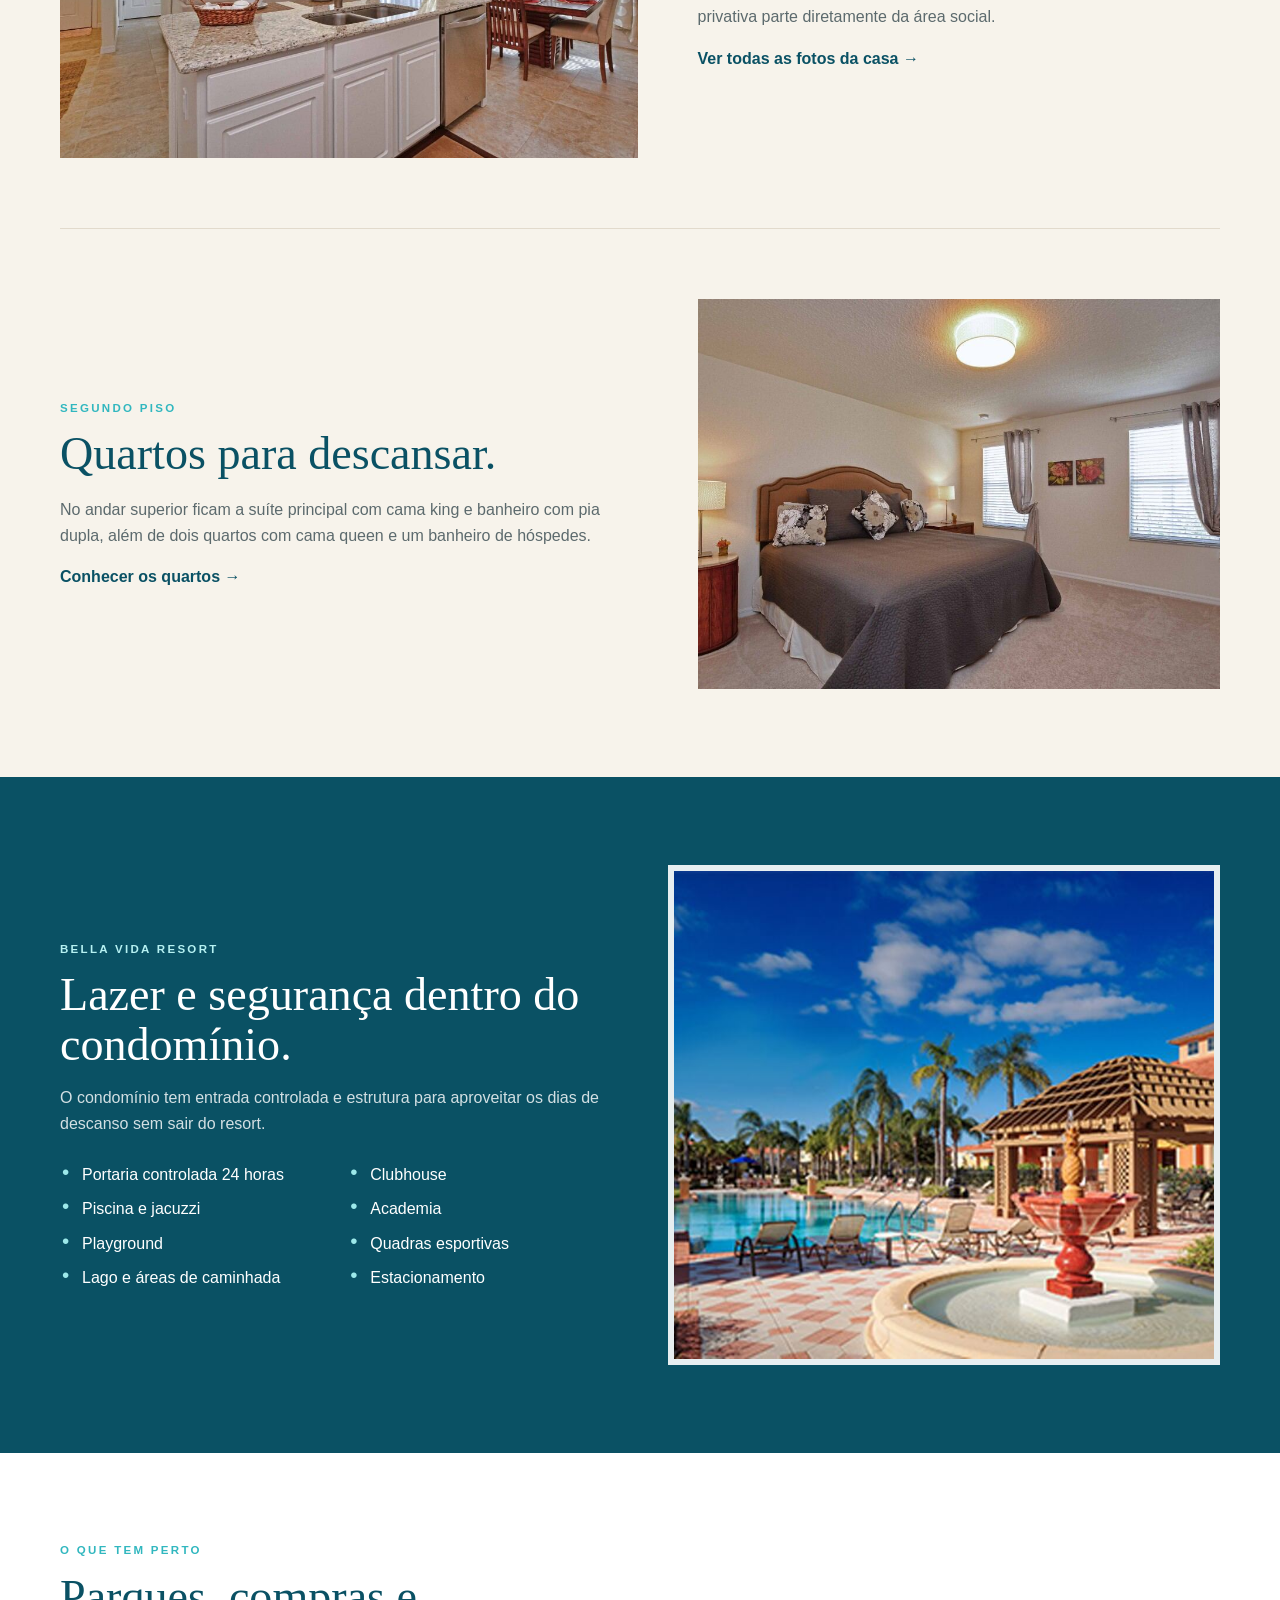
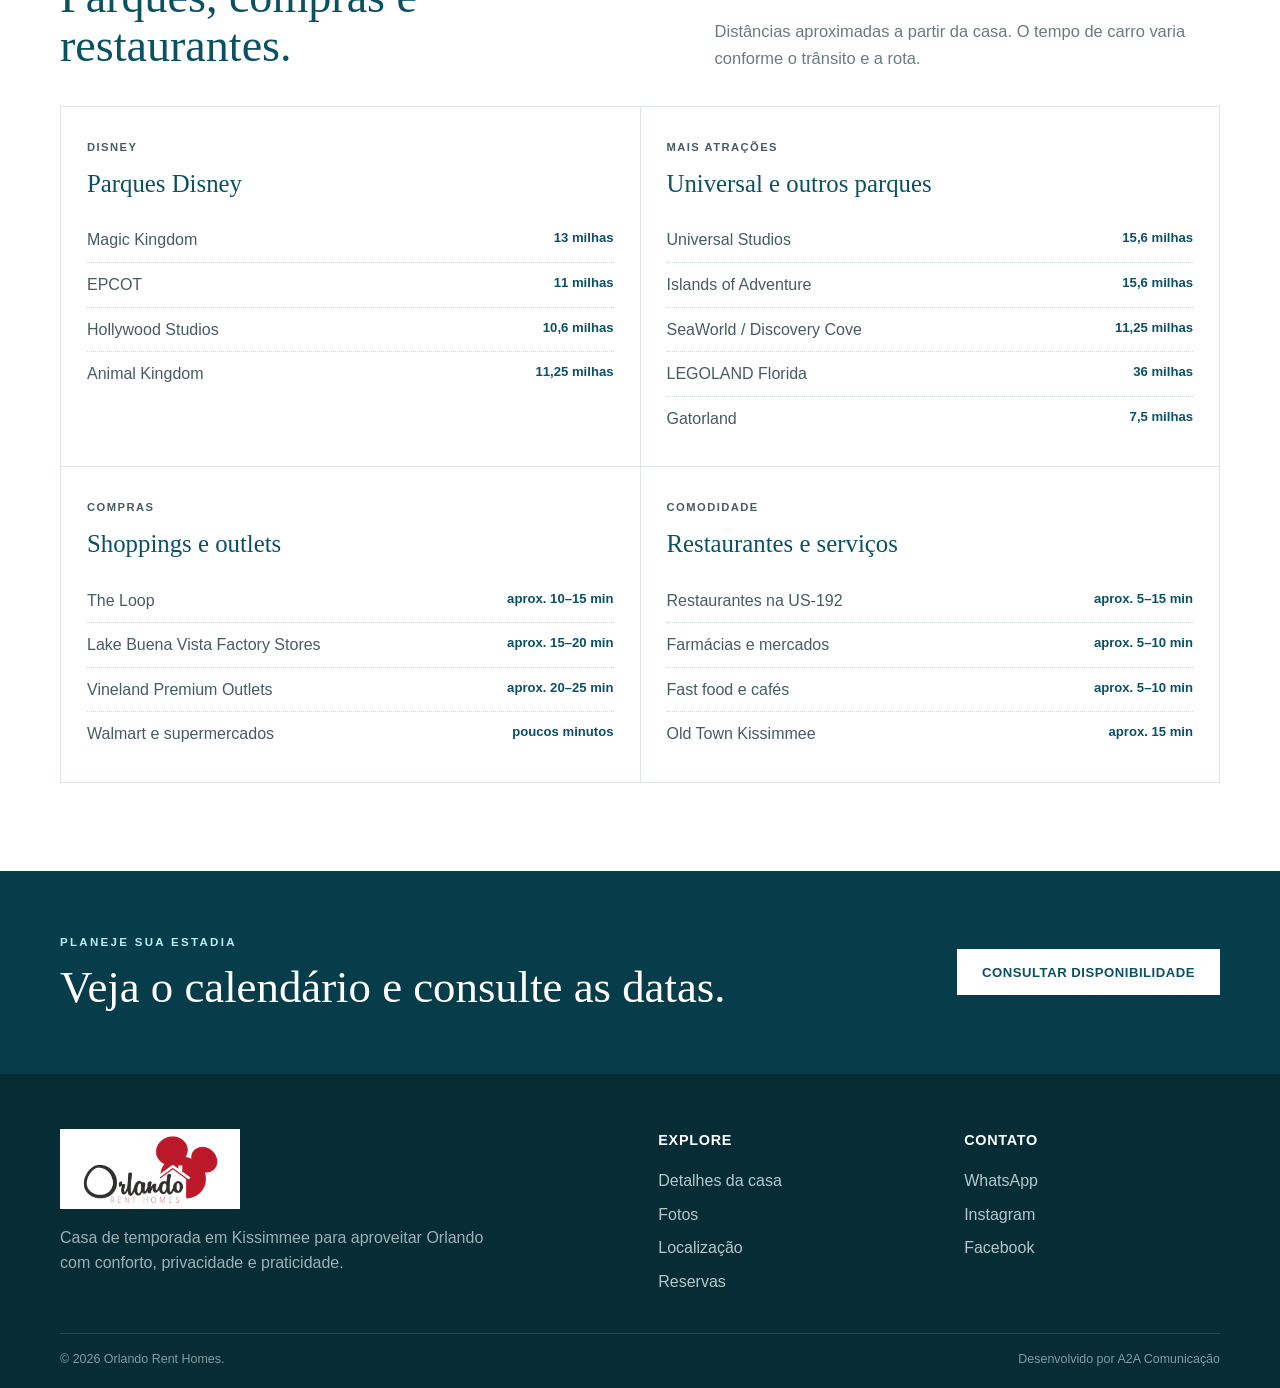
<file: detalhes.html>
<!doctype html>
<html lang="pt-BR">
<head>
  <meta charset="utf-8">
  <meta name="viewport" content="width=device-width, initial-scale=1">
  <meta name="theme-color" content="#0c5363">
  <meta name="description" content="Conheça os detalhes da casa Orlando Rent Homes, a estrutura do Bella Vida Resort e as distâncias para parques, compras e restaurantes.">
  <title>Detalhes da casa | Orlando Rent Homes</title>
  <link rel="icon" type="image/svg+xml" href="assets/favicon.svg">
  <link rel="stylesheet" href="styles.css?v=9">
  <script src="pages.js?v=9" defer></script>
</head>
<body class="inner-page details-page">
  <a class="skip-link" href="#main">Pular para o conteúdo</a>
  <header class="site-header">
    <div class="header-inner shell">
      <a class="brand" href="index.html" aria-label="Orlando Rent Homes - início"><img src="assets/logo-orlando-rent-homes-transparente.png?v=2" alt="Orlando Rent Homes"></a>
      <nav class="desktop-nav" aria-label="Navegação principal"><a href="index.html">Início</a><a class="is-active" href="detalhes.html">Detalhes</a><a href="fotos.html">Fotos</a><a href="#localizacao">Localização</a><a href="index.html#about">Quem somos</a></nav>
      <div class="header-actions"><a class="button button-small" href="reservas.html">Reservar</a><button class="menu-button" type="button" aria-expanded="false" aria-controls="mobile-nav" aria-label="Abrir menu"><svg viewBox="0 0 24 24"><path d="M4 7h16M4 12h16M4 17h16"/></svg></button></div>
    </div>
    <nav class="mobile-nav" id="mobile-nav" aria-label="Navegação móvel" hidden><a href="index.html">Início</a><a href="detalhes.html">Detalhes</a><a href="fotos.html">Fotos</a><a href="#localizacao">Localização</a><a href="index.html#about">Quem somos</a><a href="reservas.html">Reservar</a></nav>
  </header>

  <main id="main" class="page-main">
    <section class="page-hero details-hero"><div class="shell"><p class="eyebrow">Tudo em um só lugar</p><h1>Detalhes da casa, do resort e da localização.</h1><p>Informações completas para planejar sua hospedagem antes de reservar.</p></div></section>

    <section class="section property-overview">
      <div class="shell section-heading split-heading"><div><p class="eyebrow dark">Orlando Rent Homes</p><h2>Uma casa completa para até 8 hóspedes.</h2></div><p class="lead">Quatro quartos, três banheiros, ambientes integrados e piscina privativa dentro do Bella Vida Resort, em Kissimmee.</p></div>
      <div class="shell details-grid">
        <article class="info-panel"><h3>Conforto e praticidade</h3><ul class="info-list"><li>4 quartos e 3 banheiros, sendo 2 suítes</li><li>Roupas de cama, banho e utensílios de cozinha</li><li>Secadores de cabelo, ferro e tábua de passar</li><li>Berço portátil e carrinho de bebê</li><li>Wi‑Fi, ar-condicionado central e aquecimento de água</li><li>Estacionamento em frente à casa</li></ul></article>
        <article class="info-panel"><h3>Cozinha e sala</h3><ul class="info-list"><li>Cozinha completa com eletrodomésticos</li><li>Bancada de granito integrada à sala</li><li>Mesa de jantar com 6 lugares</li><li>Sala de estar com sofá em L</li><li>TV 4K de 55 polegadas na sala</li><li>TV de 32 polegadas nos quartos e TV a cabo</li></ul></article>
        <article class="info-panel"><h3>Área externa</h3><ul class="info-list"><li>Piscina privativa com tela de proteção</li><li>Vista agradável para o lago</li><li>4 cadeiras, 2 espreguiçadeiras e mesas laterais</li><li>Aquecimento da piscina opcional</li><li>Churrasqueira disponível como serviço opcional</li><li>Lavadora e secadora dentro da casa</li></ul></article>
      </div>
    </section>

    <section class="section floor-section">
      <div class="shell floor-grid">
        <div class="floor-photo"><img src="assets/gallery/photo-07.jpg" alt="Sala e cozinha integradas da casa"></div>
        <div><p class="eyebrow dark">Primeiro piso</p><h2>Áreas sociais integradas.</h2><p>No andar térreo ficam a cozinha completa, a sala de jantar, a sala de estar, a lavanderia e uma suíte com cama queen. O acesso à piscina privativa parte diretamente da área social.</p><a class="text-link" href="fotos.html">Ver todas as fotos da casa →</a></div>
      </div>
      <div class="shell floor-grid reverse">
        <div class="floor-photo"><img src="assets/gallery/photo-18.jpg" alt="Suíte principal com cama king size"></div>
        <div><p class="eyebrow dark">Segundo piso</p><h2>Quartos para descansar.</h2><p>No andar superior ficam a suíte principal com cama king e banheiro com pia dupla, além de dois quartos com cama queen e um banheiro de hóspedes.</p><a class="text-link" href="fotos.html">Conhecer os quartos →</a></div>
      </div>
    </section>

    <section class="section resort-details">
      <div class="shell resort-grid"><div class="resort-copy"><p class="eyebrow">Bella Vida Resort</p><h2>Lazer e segurança dentro do condomínio.</h2><p>O condomínio tem entrada controlada e estrutura para aproveitar os dias de descanso sem sair do resort.</p><ul class="check-list"><li>Portaria controlada 24 horas</li><li>Clubhouse</li><li>Piscina e jacuzzi</li><li>Academia</li><li>Playground</li><li>Quadras esportivas</li><li>Lago e áreas de caminhada</li><li>Estacionamento</li></ul></div><img src="assets/gallery/photo-37.jpg" alt="Piscina do Bella Vida Resort"></div>
    </section>

    <section class="section location-section" id="localizacao">
      <div class="shell section-heading split-heading"><div><p class="eyebrow dark">O que tem perto</p><h2>Parques, compras e restaurantes.</h2></div><p class="lead">Distâncias aproximadas a partir da casa. O tempo de carro varia conforme o trânsito e a rota.</p></div>
      <div class="shell nearby-grid">
        <article class="nearby-card"><span class="nearby-kicker">Disney</span><h3>Parques Disney</h3><ul><li><span>Magic Kingdom</span><strong>13 milhas</strong></li><li><span>EPCOT</span><strong>11 milhas</strong></li><li><span>Hollywood Studios</span><strong>10,6 milhas</strong></li><li><span>Animal Kingdom</span><strong>11,25 milhas</strong></li></ul></article>
        <article class="nearby-card"><span class="nearby-kicker">Mais atrações</span><h3>Universal e outros parques</h3><ul><li><span>Universal Studios</span><strong>15,6 milhas</strong></li><li><span>Islands of Adventure</span><strong>15,6 milhas</strong></li><li><span>SeaWorld / Discovery Cove</span><strong>11,25 milhas</strong></li><li><span>LEGOLAND Florida</span><strong>36 milhas</strong></li><li><span>Gatorland</span><strong>7,5 milhas</strong></li></ul></article>
        <article class="nearby-card"><span class="nearby-kicker">Compras</span><h3>Shoppings e outlets</h3><ul><li><span>The Loop</span><strong>aprox. 10–15 min</strong></li><li><span>Lake Buena Vista Factory Stores</span><strong>aprox. 15–20 min</strong></li><li><span>Vineland Premium Outlets</span><strong>aprox. 20–25 min</strong></li><li><span>Walmart e supermercados</span><strong>poucos minutos</strong></li></ul></article>
        <article class="nearby-card"><span class="nearby-kicker">Comodidade</span><h3>Restaurantes e serviços</h3><ul><li><span>Restaurantes na US‑192</span><strong>aprox. 5–15 min</strong></li><li><span>Farmácias e mercados</span><strong>aprox. 5–10 min</strong></li><li><span>Fast food e cafés</span><strong>aprox. 5–10 min</strong></li><li><span>Old Town Kissimmee</span><strong>aprox. 15 min</strong></li></ul></article>
      </div>
    </section>

    <section class="cta-section"><div class="shell cta-inner"><div><p class="eyebrow">Planeje sua estadia</p><h2>Veja o calendário e consulte as datas.</h2></div><a class="button button-light" href="reservas.html">Consultar disponibilidade</a></div></section>
  </main>
  <footer class="footer"><div class="shell footer-grid"><div class="footer-brand"><img src="assets/logo-orlando-rent-homes-transparente.png?v=2" alt="Orlando Rent Homes"><p>Casa de temporada em Kissimmee para aproveitar Orlando com conforto, privacidade e praticidade.</p></div><div><h3>Explore</h3><a href="detalhes.html">Detalhes da casa</a><a href="fotos.html">Fotos</a><a href="#localizacao">Localização</a><a href="reservas.html">Reservas</a></div><div><h3>Contato</h3><a href="https://wa.me/5511999066659" target="_blank" rel="noopener">WhatsApp</a><a href="https://www.instagram.com/orlando_rent_homes/" target="_blank" rel="noopener">Instagram</a><a href="https://www.facebook.com/orlandorenthomes" target="_blank" rel="noopener">Facebook</a></div></div><div class="shell footer-bottom"><span>© <span id="year"></span> Orlando Rent Homes.</span><span>Desenvolvido por <a href="https://a2a.com.br/" target="_blank" rel="noopener">A2A Comunicação</a></span></div></footer>
  <a class="whatsapp-float" href="https://wa.me/5511999066659" target="_blank" rel="noopener" aria-label="Falar pelo WhatsApp"><svg viewBox="0 0 16 16" aria-hidden="true"><path d="M13.601 2.326A7.854 7.854 0 0 0 7.994 0C3.627 0 .068 3.558.064 7.926c0 1.399.366 2.76 1.057 3.965L0 16l4.204-1.102a7.933 7.933 0 0 0 3.79.965h.004c4.368 0 7.926-3.558 7.93-7.93a7.898 7.898 0 0 0-2.327-5.607M7.994 14.521a6.573 6.573 0 0 1-3.356-.92l-.24-.144-2.494.654.666-2.433-.156-.251a6.56 6.56 0 0 1-1.007-3.505c0-3.626 2.957-6.584 6.591-6.584a6.56 6.56 0 0 1 4.66 1.932 6.557 6.557 0 0 1 1.928 4.66c-.004 3.639-2.961 6.592-6.592 6.592m3.615-4.934c-.197-.099-1.17-.578-1.353-.646-.182-.065-.315-.099-.445.099-.133.197-.514.646-.63.775-.116.133-.232.148-.43.05-.197-.1-.836-.308-1.592-.985-.59-.525-.986-1.175-1.103-1.372-.116-.198-.013-.304.086-.403.09-.088.197-.232.296-.35.099-.116.133-.197.198-.329.065-.133.034-.247-.016-.346l-.627-1.513c-.165-.398-.332-.342-.445-.348-.116-.006-.247-.006-.38-.006a.729.729 0 0 0-.527.247c-.182.198-.691.677-.691 1.654s.71 1.916.81 2.049c.098.133 1.394 2.132 3.383 2.992.47.203.84.324 1.129.415.474.151.904.129 1.244.078.38-.058 1.171-.48 1.338-.943.164-.464.164-.86.116-.943-.05-.084-.182-.133-.38-.232"/></svg></a>
</body>
</html>
</file>
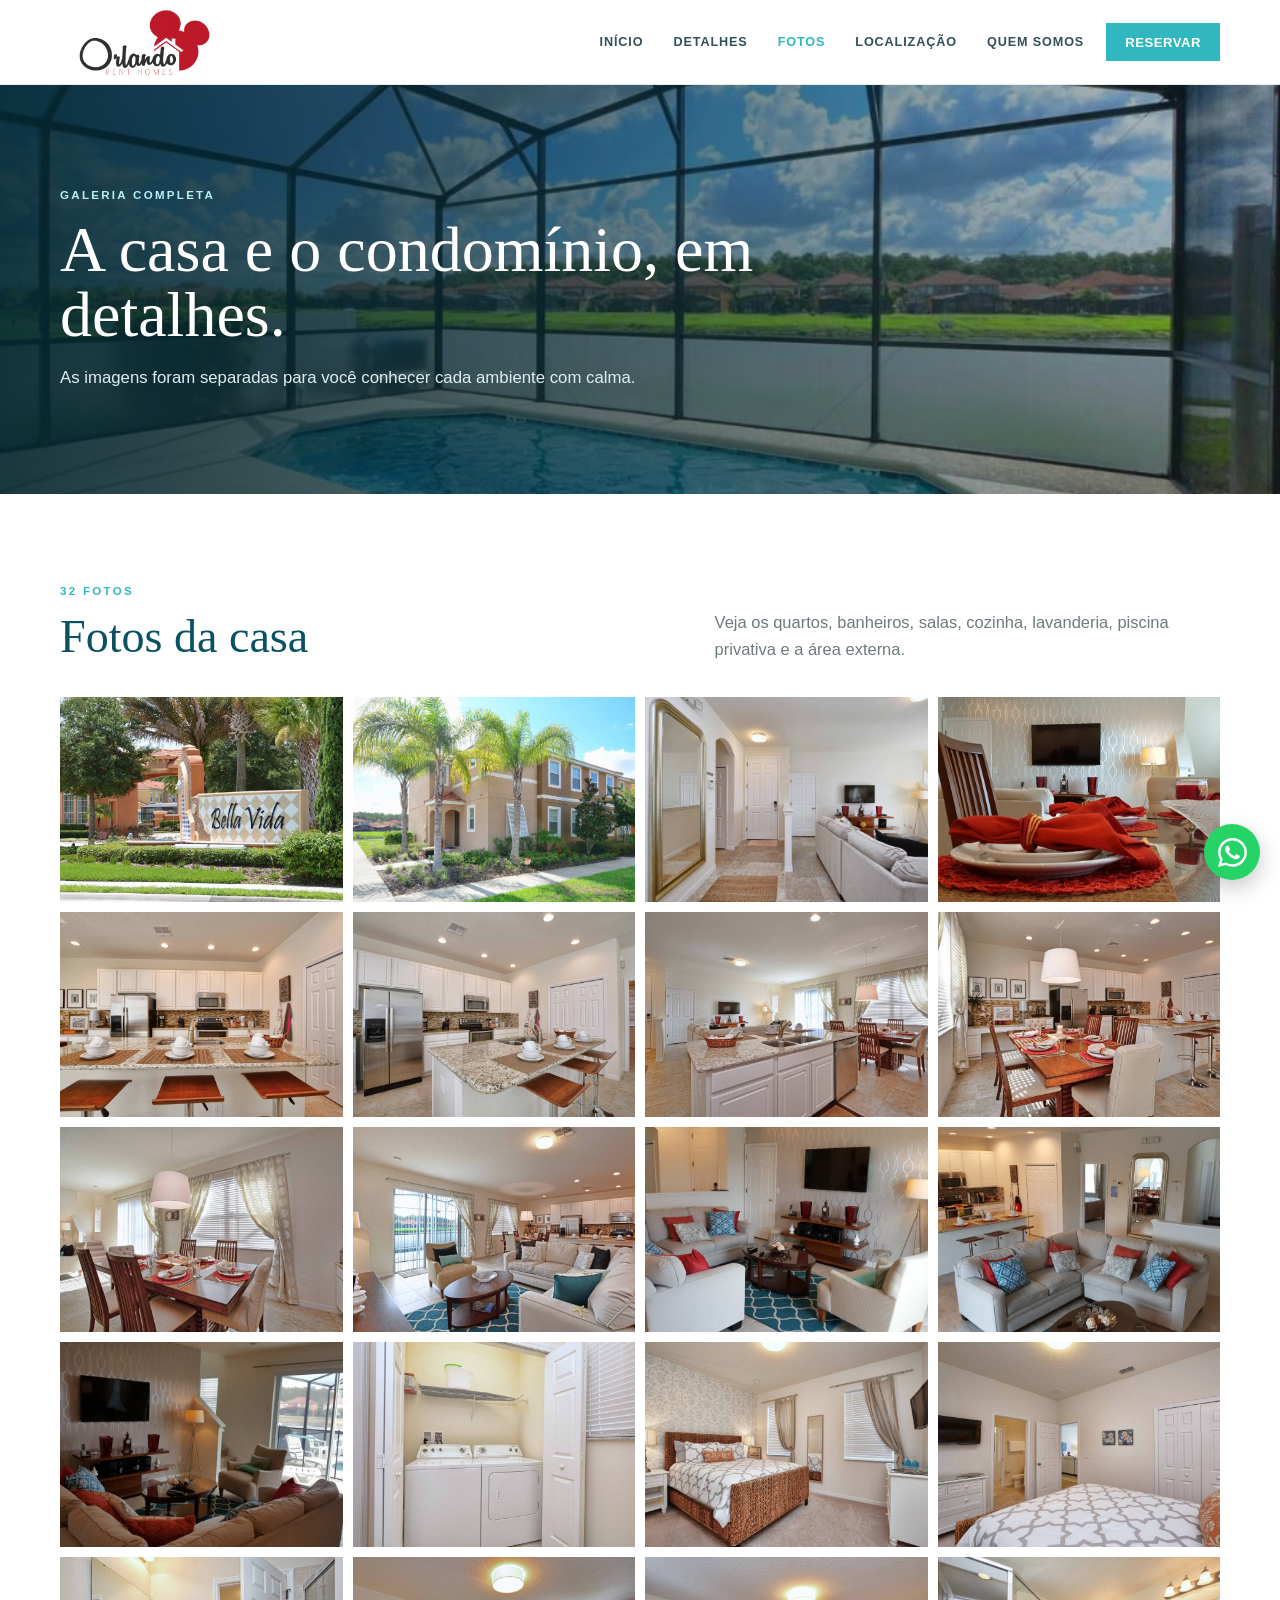
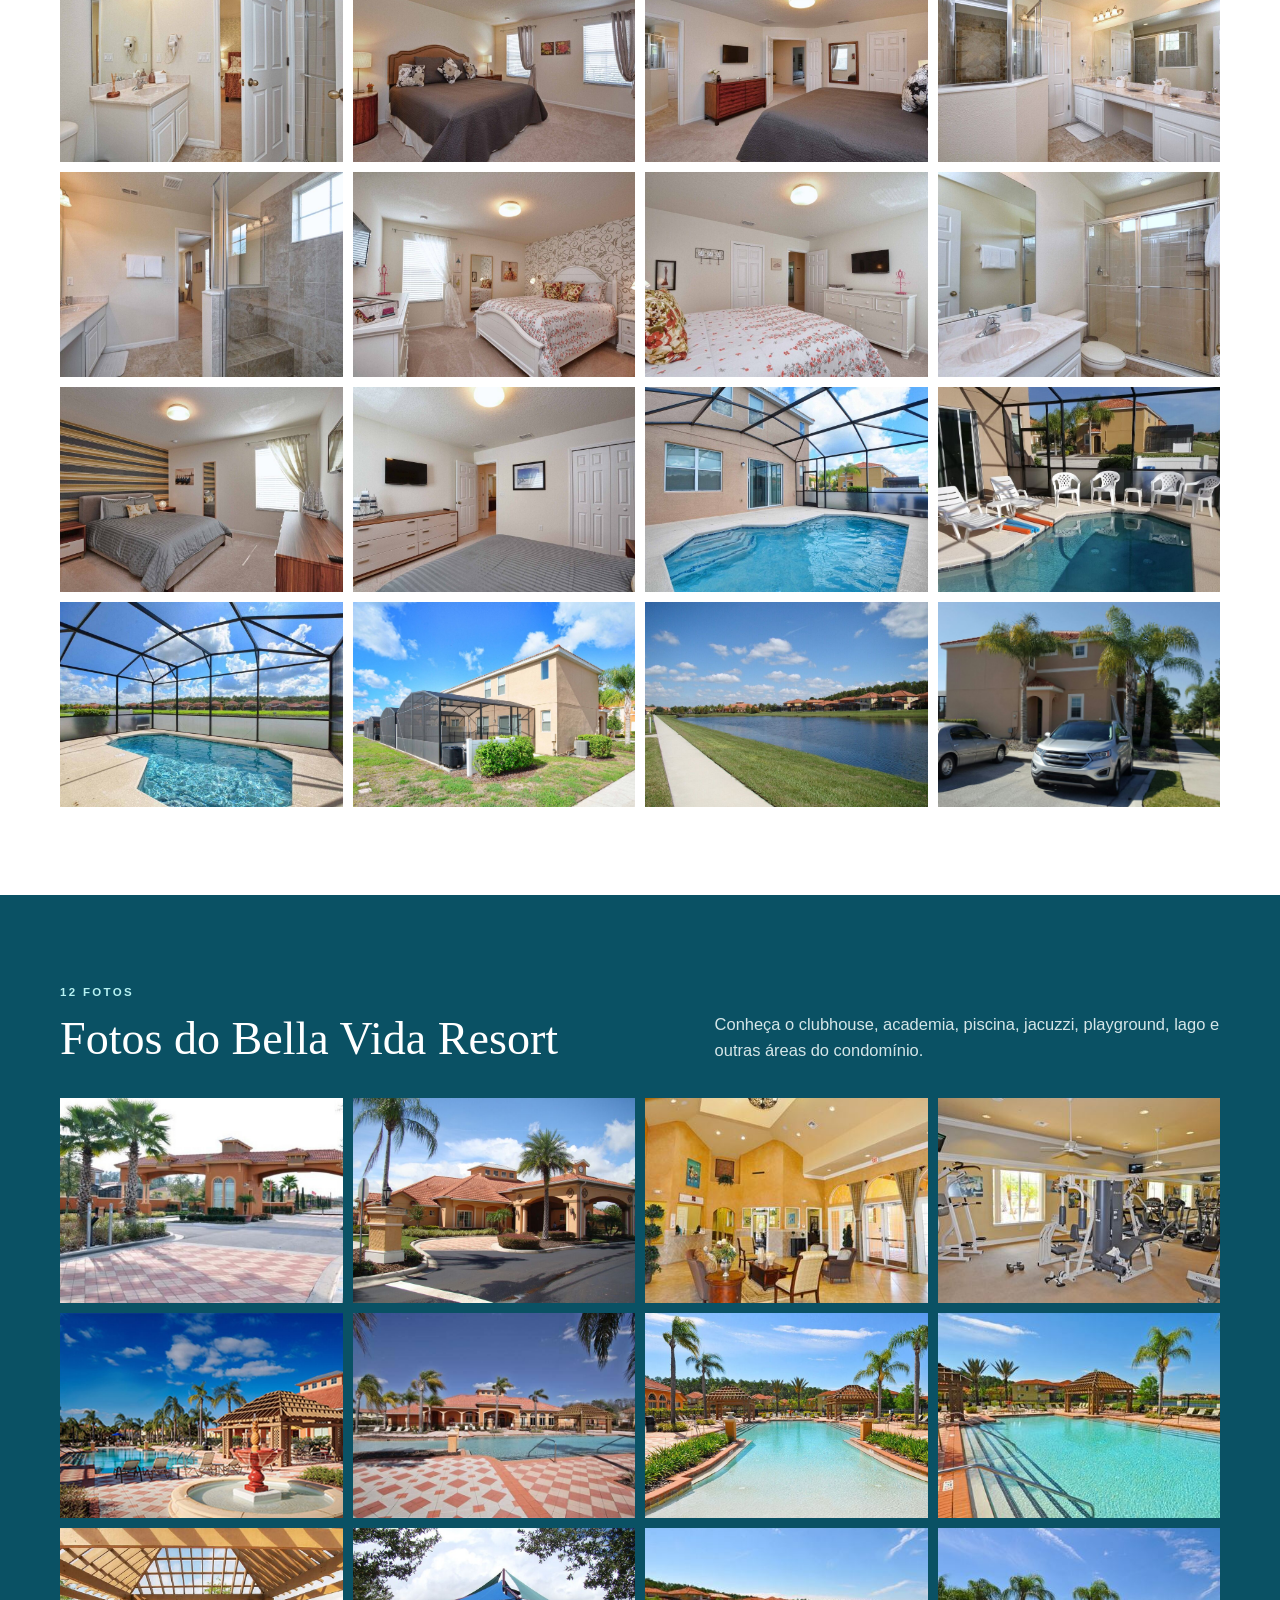
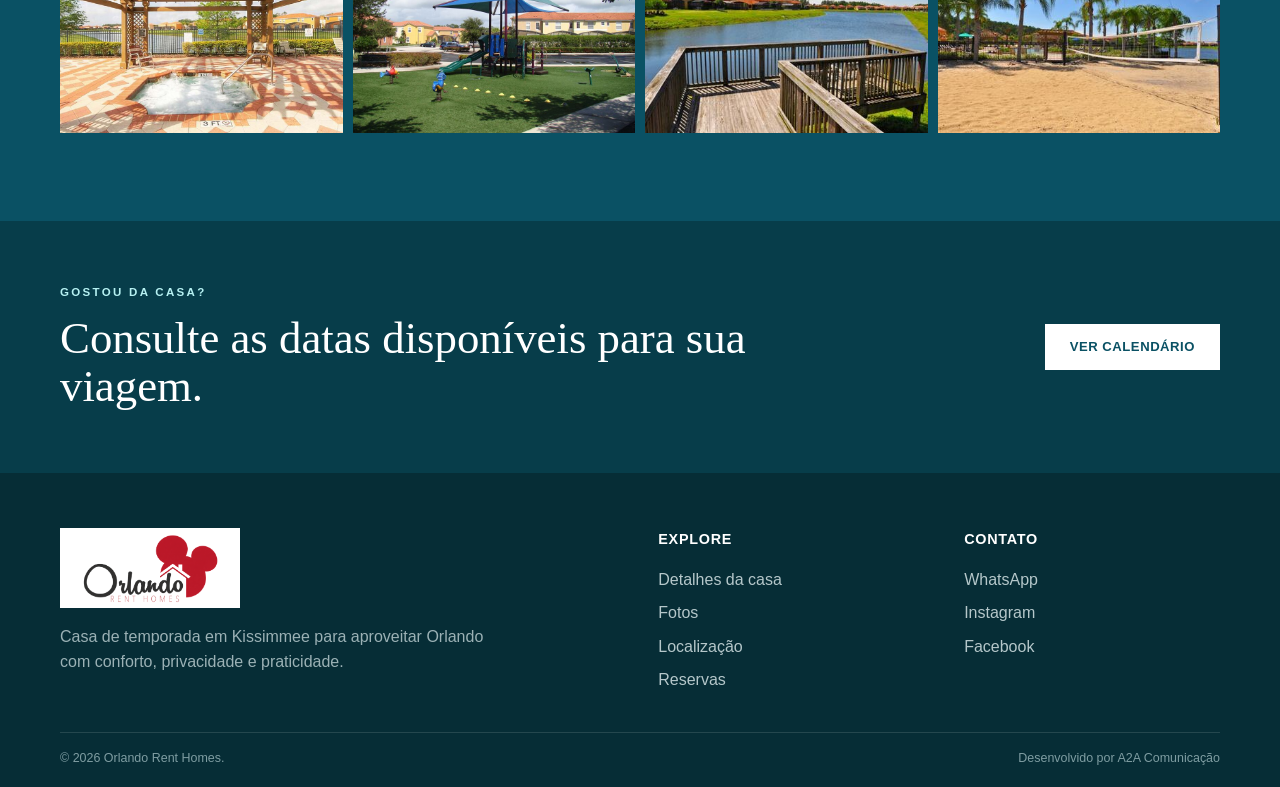
<file: fotos.html>
<!doctype html>
<html lang="pt-BR">
<head>
  <meta charset="utf-8">
  <meta name="viewport" content="width=device-width, initial-scale=1">
  <meta name="theme-color" content="#0c5363">
  <meta name="description" content="Veja as fotos da casa Orlando Rent Homes e das áreas de lazer do Bella Vida Resort.">
  <title>Fotos | Orlando Rent Homes</title>
  <link rel="icon" type="image/svg+xml" href="assets/favicon.svg">
  <link rel="stylesheet" href="styles.css?v=9">
  <script src="pages.js?v=9" defer></script>
</head>
<body class="inner-page photos-page">
  <a class="skip-link" href="#main">Pular para o conteúdo</a>
  <header class="site-header">
    <div class="header-inner shell">
      <a class="brand" href="index.html" aria-label="Orlando Rent Homes - início"><img src="assets/logo-orlando-rent-homes-transparente.png?v=2" alt="Orlando Rent Homes"></a>
      <nav class="desktop-nav" aria-label="Navegação principal">
        <a href="index.html">Início</a><a href="detalhes.html">Detalhes</a><a class="is-active" href="fotos.html">Fotos</a><a href="detalhes.html#localizacao">Localização</a><a href="index.html#about">Quem somos</a>
      </nav>
      <div class="header-actions"><a class="button button-small" href="reservas.html">Reservar</a><button class="menu-button" type="button" aria-expanded="false" aria-controls="mobile-nav" aria-label="Abrir menu"><svg viewBox="0 0 24 24"><path d="M4 7h16M4 12h16M4 17h16"/></svg></button></div>
    </div>
    <nav class="mobile-nav" id="mobile-nav" aria-label="Navegação móvel" hidden><a href="index.html">Início</a><a href="detalhes.html">Detalhes</a><a href="fotos.html">Fotos</a><a href="detalhes.html#localizacao">Localização</a><a href="index.html#about">Quem somos</a><a href="reservas.html">Reservar</a></nav>
  </header>

  <main id="main" class="page-main">
    <section class="page-hero photo-hero">
      <div class="shell"><p class="eyebrow">Galeria completa</p><h1>A casa e o condomínio, em detalhes.</h1><p>As imagens foram separadas para você conhecer cada ambiente com calma.</p></div>
    </section>

    <section class="section photo-section" aria-labelledby="house-photos-title">
      <div class="shell section-heading split-heading"><div><p class="eyebrow dark">32 fotos</p><h2 id="house-photos-title">Fotos da casa</h2></div><p class="lead">Veja os quartos, banheiros, salas, cozinha, lavanderia, piscina privativa e a área externa.</p></div>
      <div class="shell photo-grid" data-gallery-start="1" data-gallery-end="32" data-gallery-label="Foto da casa"></div>
    </section>

    <section class="section photo-section resort-photos" aria-labelledby="resort-photos-title">
      <div class="shell section-heading split-heading"><div><p class="eyebrow">12 fotos</p><h2 id="resort-photos-title">Fotos do Bella Vida Resort</h2></div><p class="lead">Conheça o clubhouse, academia, piscina, jacuzzi, playground, lago e outras áreas do condomínio.</p></div>
      <div class="shell photo-grid" data-gallery-start="33" data-gallery-end="44" data-gallery-label="Foto do Bella Vida Resort"></div>
    </section>

    <section class="cta-section"><div class="shell cta-inner"><div><p class="eyebrow">Gostou da casa?</p><h2>Consulte as datas disponíveis para sua viagem.</h2></div><a class="button button-light" href="reservas.html">Ver calendário</a></div></section>
  </main>

  <footer class="footer"><div class="shell footer-grid"><div class="footer-brand"><img src="assets/logo-orlando-rent-homes-transparente.png?v=2" alt="Orlando Rent Homes"><p>Casa de temporada em Kissimmee para aproveitar Orlando com conforto, privacidade e praticidade.</p></div><div><h3>Explore</h3><a href="detalhes.html">Detalhes da casa</a><a href="fotos.html">Fotos</a><a href="detalhes.html#localizacao">Localização</a><a href="reservas.html">Reservas</a></div><div><h3>Contato</h3><a href="https://wa.me/5511999066659" target="_blank" rel="noopener">WhatsApp</a><a href="https://www.instagram.com/orlando_rent_homes/" target="_blank" rel="noopener">Instagram</a><a href="https://www.facebook.com/orlandorenthomes" target="_blank" rel="noopener">Facebook</a></div></div><div class="shell footer-bottom"><span>© <span id="year"></span> Orlando Rent Homes.</span><span>Desenvolvido por <a href="https://a2a.com.br/" target="_blank" rel="noopener">A2A Comunicação</a></span></div></footer>
  <a class="whatsapp-float" href="https://wa.me/5511999066659" target="_blank" rel="noopener" aria-label="Falar pelo WhatsApp"><svg viewBox="0 0 16 16" aria-hidden="true"><path d="M13.601 2.326A7.854 7.854 0 0 0 7.994 0C3.627 0 .068 3.558.064 7.926c0 1.399.366 2.76 1.057 3.965L0 16l4.204-1.102a7.933 7.933 0 0 0 3.79.965h.004c4.368 0 7.926-3.558 7.93-7.93a7.898 7.898 0 0 0-2.327-5.607M7.994 14.521a6.573 6.573 0 0 1-3.356-.92l-.24-.144-2.494.654.666-2.433-.156-.251a6.56 6.56 0 0 1-1.007-3.505c0-3.626 2.957-6.584 6.591-6.584a6.56 6.56 0 0 1 4.66 1.932 6.557 6.557 0 0 1 1.928 4.66c-.004 3.639-2.961 6.592-6.592 6.592m3.615-4.934c-.197-.099-1.17-.578-1.353-.646-.182-.065-.315-.099-.445.099-.133.197-.514.646-.63.775-.116.133-.232.148-.43.05-.197-.1-.836-.308-1.592-.985-.59-.525-.986-1.175-1.103-1.372-.116-.198-.013-.304.086-.403.09-.088.197-.232.296-.35.099-.116.133-.197.198-.329.065-.133.034-.247-.016-.346l-.627-1.513c-.165-.398-.332-.342-.445-.348-.116-.006-.247-.006-.38-.006a.729.729 0 0 0-.527.247c-.182.198-.691.677-.691 1.654s.71 1.916.81 2.049c.098.133 1.394 2.132 3.383 2.992.47.203.84.324 1.129.415.474.151.904.129 1.244.078.38-.058 1.171-.48 1.338-.943.164-.464.164-.86.116-.943-.05-.084-.182-.133-.38-.232"/></svg></a>
  <dialog class="lightbox" id="lightbox"><button type="button" class="lightbox-close" aria-label="Fechar">×</button><button type="button" class="lightbox-prev" aria-label="Foto anterior">←</button><img id="lightbox-image" alt="Foto ampliada"><button type="button" class="lightbox-next" aria-label="Próxima foto">→</button></dialog>
</body>
</html>
</file>
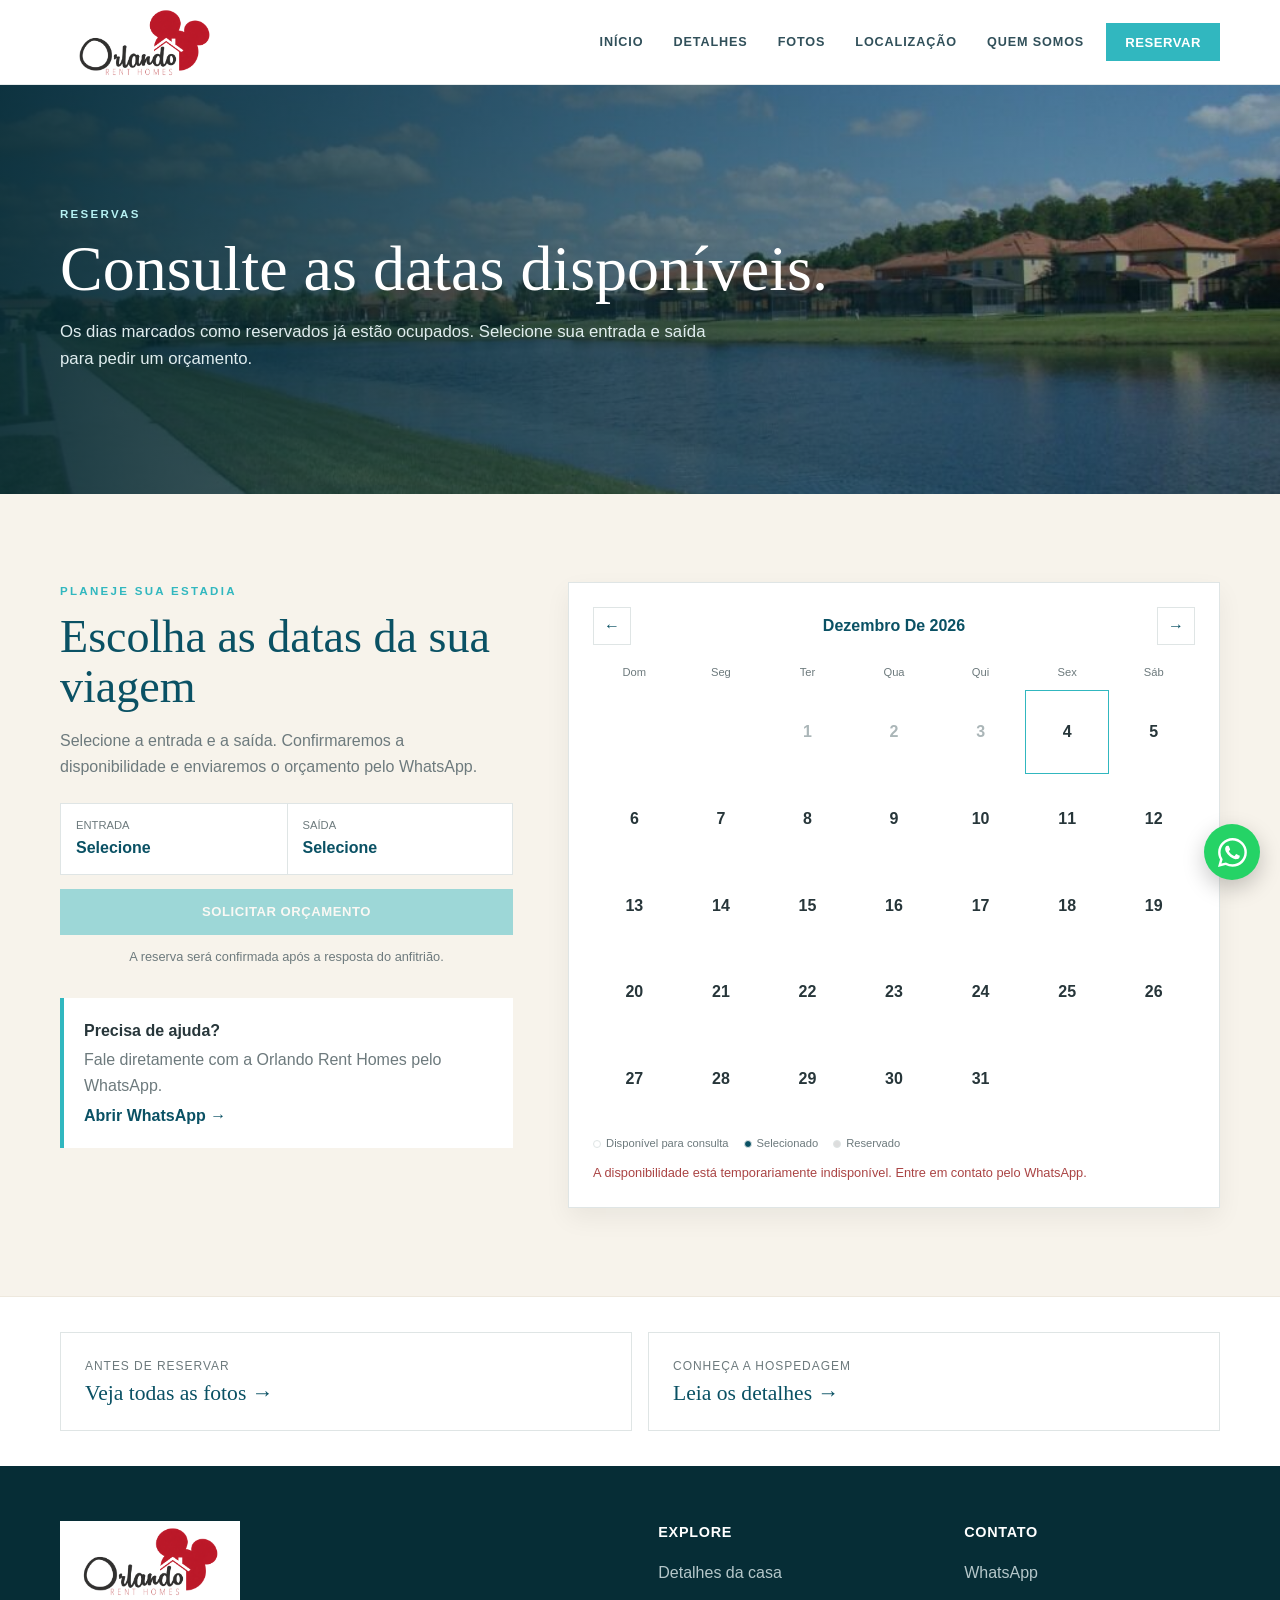
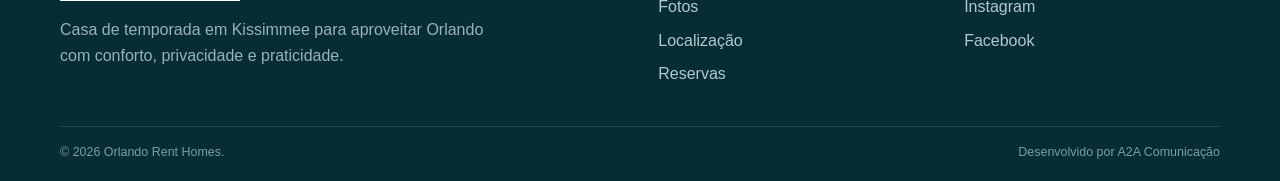
<file: reservas.html>
<!doctype html>
<html lang="pt-BR">
<head>
  <meta charset="utf-8">
  <meta name="viewport" content="width=device-width, initial-scale=1">
  <meta name="theme-color" content="#0c5363">
  <meta name="description" content="Consulte o calendário de disponibilidade da Orlando Rent Homes e solicite seu orçamento pelo WhatsApp.">
  <title>Reservas e disponibilidade | Orlando Rent Homes</title>
  <link rel="icon" type="image/svg+xml" href="assets/favicon.svg">
  <link rel="stylesheet" href="styles.css?v=9">
  <script src="pages.js?v=9" defer></script>
  <script src="reservas.js?v=9" defer></script>
</head>
<body class="inner-page reservations-page">
  <a class="skip-link" href="#main">Pular para o conteúdo</a>
  <header class="site-header">
    <div class="header-inner shell">
      <a class="brand" href="index.html" aria-label="Orlando Rent Homes - início"><img src="assets/logo-orlando-rent-homes-transparente.png?v=2" alt="Orlando Rent Homes"></a>
      <nav class="desktop-nav" aria-label="Navegação principal"><a href="index.html">Início</a><a href="detalhes.html">Detalhes</a><a href="fotos.html">Fotos</a><a href="detalhes.html#localizacao">Localização</a><a href="index.html#about">Quem somos</a></nav>
      <div class="header-actions"><a class="button button-small is-active" href="reservas.html">Reservar</a><button class="menu-button" type="button" aria-expanded="false" aria-controls="mobile-nav" aria-label="Abrir menu"><svg viewBox="0 0 24 24"><path d="M4 7h16M4 12h16M4 17h16"/></svg></button></div>
    </div>
    <nav class="mobile-nav" id="mobile-nav" aria-label="Navegação móvel" hidden><a href="index.html">Início</a><a href="detalhes.html">Detalhes</a><a href="fotos.html">Fotos</a><a href="detalhes.html#localizacao">Localização</a><a href="index.html#about">Quem somos</a><a href="reservas.html">Reservar</a></nav>
  </header>

  <main id="main" class="page-main">
    <section class="page-hero booking-hero"><div class="shell"><p class="eyebrow">Reservas</p><h1>Consulte as datas disponíveis.</h1><p>Os dias marcados como reservados já estão ocupados. Selecione sua entrada e saída para pedir um orçamento.</p></div></section>
    <section class="section booking-section" id="booking">
      <div class="shell booking-grid">
        <div class="booking-copy">
          <p class="eyebrow dark">Planeje sua estadia</p><h2>Escolha as datas da sua viagem</h2><p>Selecione a entrada e a saída. Confirmaremos a disponibilidade e enviaremos o orçamento pelo WhatsApp.</p>
          <div class="selection-summary" aria-live="polite"><div><span>Entrada</span><strong id="checkin-label">Selecione</strong></div><div><span>Saída</span><strong id="checkout-label">Selecione</strong></div></div>
          <button class="button button-wide" id="quote-button" type="button" disabled>Solicitar orçamento</button><p class="booking-note">A reserva será confirmada após a resposta do anfitrião.</p>
          <div class="booking-help"><strong>Precisa de ajuda?</strong><p>Fale diretamente com a Orlando Rent Homes pelo WhatsApp.</p><a class="text-link" href="https://wa.me/5511999066659" target="_blank" rel="noopener">Abrir WhatsApp →</a></div>
        </div>
        <div class="calendar-card">
          <div class="calendar-toolbar"><button id="calendar-prev" type="button" aria-label="Mês anterior">←</button><strong id="calendar-title"></strong><button id="calendar-next" type="button" aria-label="Próximo mês">→</button></div>
          <div class="calendar" id="calendar" aria-label="Calendário de reservas"></div>
          <div class="calendar-legend"><span><i class="legend-dot available"></i>Disponível para consulta</span><span><i class="legend-dot selected"></i>Selecionado</span><span><i class="legend-dot reserved"></i>Reservado</span></div>
          <p class="calendar-status" id="calendar-status" aria-live="polite">Carregando disponibilidade…</p>
        </div>
      </div>
    </section>
    <section class="reservation-shortcuts"><div class="shell"><a href="fotos.html"><span>Antes de reservar</span><strong>Veja todas as fotos →</strong></a><a href="detalhes.html"><span>Conheça a hospedagem</span><strong>Leia os detalhes →</strong></a></div></section>
  </main>
  <footer class="footer"><div class="shell footer-grid"><div class="footer-brand"><img src="assets/logo-orlando-rent-homes-transparente.png?v=2" alt="Orlando Rent Homes"><p>Casa de temporada em Kissimmee para aproveitar Orlando com conforto, privacidade e praticidade.</p></div><div><h3>Explore</h3><a href="detalhes.html">Detalhes da casa</a><a href="fotos.html">Fotos</a><a href="detalhes.html#localizacao">Localização</a><a href="reservas.html">Reservas</a></div><div><h3>Contato</h3><a href="https://wa.me/5511999066659" target="_blank" rel="noopener">WhatsApp</a><a href="https://www.instagram.com/orlando_rent_homes/" target="_blank" rel="noopener">Instagram</a><a href="https://www.facebook.com/orlandorenthomes" target="_blank" rel="noopener">Facebook</a></div></div><div class="shell footer-bottom"><span>© <span id="year"></span> Orlando Rent Homes.</span><span>Desenvolvido por <a href="https://a2a.com.br/" target="_blank" rel="noopener">A2A Comunicação</a></span></div></footer>
  <a class="whatsapp-float" href="https://wa.me/5511999066659" target="_blank" rel="noopener" aria-label="Falar pelo WhatsApp"><svg viewBox="0 0 16 16" aria-hidden="true"><path d="M13.601 2.326A7.854 7.854 0 0 0 7.994 0C3.627 0 .068 3.558.064 7.926c0 1.399.366 2.76 1.057 3.965L0 16l4.204-1.102a7.933 7.933 0 0 0 3.79.965h.004c4.368 0 7.926-3.558 7.93-7.93a7.898 7.898 0 0 0-2.327-5.607M7.994 14.521a6.573 6.573 0 0 1-3.356-.92l-.24-.144-2.494.654.666-2.433-.156-.251a6.56 6.56 0 0 1-1.007-3.505c0-3.626 2.957-6.584 6.591-6.584a6.56 6.56 0 0 1 4.66 1.932 6.557 6.557 0 0 1 1.928 4.66c-.004 3.639-2.961 6.592-6.592 6.592m3.615-4.934c-.197-.099-1.17-.578-1.353-.646-.182-.065-.315-.099-.445.099-.133.197-.514.646-.63.775-.116.133-.232.148-.43.05-.197-.1-.836-.308-1.592-.985-.59-.525-.986-1.175-1.103-1.372-.116-.198-.013-.304.086-.403.09-.088.197-.232.296-.35.099-.116.133-.197.198-.329.065-.133.034-.247-.016-.346l-.627-1.513c-.165-.398-.332-.342-.445-.348-.116-.006-.247-.006-.38-.006a.729.729 0 0 0-.527.247c-.182.198-.691.677-.691 1.654s.71 1.916.81 2.049c.098.133 1.394 2.132 3.383 2.992.47.203.84.324 1.129.415.474.151.904.129 1.244.078.38-.058 1.171-.48 1.338-.943.164-.464.164-.86.116-.943-.05-.084-.182-.133-.38-.232"/></svg></a>
</body>
</html>
</file>
<file: styles.css>
:root{
  --blue:#0a5164;
  --blue-dark:#073d4a;
  --turq:#31b7bf;
  --gold:#d7b36a;
  --cream:#f7f3eb;
  --white:#fff;
  --ink:#27363a;
  --muted:#6d7a7d;
  --line:#dfe5e5;
  --shell:min(1160px,calc(100% - 36px));
}
*{box-sizing:border-box}
html{scroll-behavior:smooth;scroll-padding-top:84px}
body{margin:0;color:var(--ink);font-family:Arial,Helvetica,sans-serif;background:#fff;line-height:1.6}
img{display:block;max-width:100%}
a{text-decoration:none;color:inherit}
button{font:inherit}
.shell{width:var(--shell);margin:auto}
.skip-link{position:fixed;left:12px;top:-70px;background:#fff;padding:10px 14px;z-index:9999}
.skip-link:focus{top:10px}

.site-header{position:fixed;inset:0 0 auto;z-index:1000;background:#fff;border-bottom:1px solid #e6ebeb}
.header-inner{height:84px;display:flex;align-items:center}
.brand img{width:168px;height:68px;object-fit:contain}
.desktop-nav{display:flex;align-items:center;gap:30px;margin-left:auto}
.desktop-nav a{font-size:.79rem;font-weight:700;letter-spacing:.07em;text-transform:uppercase;color:#31505a}
.desktop-nav a:hover{color:var(--turq)}
.header-actions{display:flex;align-items:center;gap:10px;margin-left:22px}
.language-picker{position:relative}
.language-button{height:38px;padding:0 12px;border:1px solid #ccd7d9;background:#fff;display:flex;gap:7px;align-items:center;color:var(--blue);cursor:pointer}
.language-code{font-weight:800}.language-name{font-size:.75rem}
.language-button svg{width:9px;fill:none;stroke:currentColor;stroke-width:1.7}
.language-menu{position:absolute;right:0;top:45px;min-width:220px;background:#fff;border:1px solid #d8e0e0;padding:6px;box-shadow:0 10px 30px rgba(0,0,0,.12)}
.language-menu button{width:100%;border:0;background:#fff;padding:8px;display:grid;grid-template-columns:32px 1fr 18px;gap:8px;text-align:left;cursor:pointer}
.language-menu button:hover{background:#f3f6f6}
.language-menu strong,.language-menu small{display:block}.language-menu small{color:var(--muted)}
.language-option-code{font-size:.7rem;font-weight:800;color:var(--blue)}

.button{display:inline-flex;align-items:center;justify-content:center;min-height:46px;padding:0 24px;background:var(--turq);border:1px solid var(--turq);color:#fff;font-weight:700;text-transform:uppercase;letter-spacing:.04em;font-size:.82rem;cursor:pointer;transition:.2s}
.button:hover{background:var(--blue);border-color:var(--blue)}
.button-small{min-height:38px;padding:0 18px}
.button-wide{width:100%}
.button-outline{background:transparent;color:var(--blue);border-color:var(--blue)}
.button-light{background:#fff;color:var(--blue);border-color:#fff}
.button:disabled{opacity:.45;cursor:not-allowed}
.menu-button{display:none;border:0;background:#fff;width:42px;height:42px;padding:9px}
.menu-button svg{fill:none;stroke:var(--blue);stroke-width:2}
.mobile-nav{background:#fff;border-top:1px solid #e8eded;padding:8px 18px 18px}
.mobile-nav a{display:block;padding:11px 0;border-bottom:1px solid #edf1f1;font-weight:700;color:#31505a}
.desktop-nav a.is-active{color:var(--turq)}

.eyebrow{margin:0 0 12px;font-size:.72rem;font-weight:700;text-transform:uppercase;letter-spacing:.2em;color:#b6f1f2}
.eyebrow.dark{color:var(--turq)}
.section h2,.cta-section h2,.testimonial-section h2{font-family:Georgia,"Times New Roman",serif;font-weight:400}
.text-link{border:0;background:transparent;padding:8px 0;color:var(--blue);font-weight:700;cursor:pointer}
.text-link.light{color:#fff}
.hero-carousel{position:relative;height:clamp(510px,63vw,760px);margin-top:84px;overflow:hidden;background:#e9ecec}
.carousel-track,.carousel-slide{position:absolute;inset:0;margin:0}
.carousel-slide{opacity:0;visibility:hidden;transition:opacity .65s ease,visibility .65s ease}
.carousel-slide.is-active{opacity:1;visibility:visible}
.carousel-slide img{width:100%;height:100%;object-fit:cover;object-position:center}
.carousel-arrow{position:absolute;z-index:3;top:50%;width:54px;height:72px;transform:translateY(-50%);display:grid;place-items:center;border:0;background:rgba(255,255,255,.18);color:#fff;cursor:pointer;transition:background .2s}
.carousel-arrow:hover,.carousel-arrow:focus-visible{background:rgba(8,61,74,.72)}
.carousel-arrow svg{width:34px;height:34px;fill:none;stroke:currentColor;stroke-width:2.2;stroke-linecap:round;stroke-linejoin:round}
.carousel-prev{left:0}.carousel-next{right:0}
.carousel-dots{position:absolute;z-index:4;left:50%;bottom:22px;transform:translateX(-50%);display:flex;gap:10px;padding:8px 11px;background:rgba(0,0,0,.2);border-radius:30px}
.carousel-dots button{width:11px;height:11px;padding:0;border:1px solid rgba(255,255,255,.88);border-radius:50%;background:rgba(255,255,255,.35);cursor:pointer}
.carousel-dots button.is-active{background:var(--turq);border-color:#fff;transform:scale(1.15)}
.availability-callout{background:linear-gradient(135deg,var(--blue-dark),var(--blue));color:#fff;padding:46px 0}
.availability-inner{display:flex;align-items:center;justify-content:space-between;gap:55px}
.availability-inner h1{max-width:790px;margin:0;font-family:Georgia,"Times New Roman",serif;font-size:clamp(2rem,3.7vw,3.7rem);font-weight:400;line-height:1.08}
.availability-inner p:not(.eyebrow){margin:13px 0 0;color:#d5e6e8}
.availability-inner .button{flex:0 0 auto;background:#fff;border-color:#fff;color:var(--blue);min-height:52px}
.availability-inner .button:hover{background:var(--turq);border-color:var(--turq);color:#fff}
.quick-facts{display:grid;grid-template-columns:repeat(4,1fr);background:#fff;color:var(--ink);border-bottom:1px solid var(--line);box-shadow:0 10px 30px rgba(0,0,0,.06)}
.quick-facts div{padding:18px 22px;border-right:1px solid #e4e8e8;text-align:center}
.quick-facts div:last-child{border-right:0}
.quick-facts strong{display:block;color:var(--blue);font-family:Georgia,serif;font-size:1.55rem}
.quick-facts span{font-size:.78rem;color:var(--muted);text-transform:uppercase;letter-spacing:.04em}

.section{padding:88px 0}
.section h2,.cta-section h2,.testimonial-section h2{margin:0;color:var(--blue);font-size:clamp(2.2rem,3.6vw,3.6rem);line-height:1.08}
.legacy-intro{background:var(--cream);border-bottom:1px solid #eee7dc}
.legacy-grid{display:grid;grid-template-columns:.95fr 1.05fr;gap:70px}
.legacy-copy{font-size:1rem;color:#59696d}
.legacy-copy p:first-child{margin-top:0}
.section-heading{display:flex;justify-content:space-between;align-items:flex-end;gap:45px;margin-bottom:35px}
.split-heading{display:grid!important;grid-template-columns:1fr .85fr;gap:60px}
.lead{margin:0;color:var(--muted);font-size:1.03rem}

.house-section{background:#fff}
.detail-grid{margin-top:34px;display:grid;grid-template-columns:repeat(3,1fr);border-top:1px solid var(--line);border-left:1px solid var(--line)}
.detail-card{padding:24px;background:#fff;border-right:1px solid var(--line);border-bottom:1px solid var(--line)}
.detail-card h3{margin:0 0 8px;color:var(--blue);font-family:Georgia,serif;font-weight:400;font-size:1.35rem}
.detail-card p{margin:0;color:var(--muted);font-size:.94rem}
.house-showcase{margin-top:34px;display:grid;grid-template-columns:1.4fr .6fr;grid-template-rows:235px 235px;gap:8px}
.house-showcase figure{margin:0;position:relative;overflow:hidden}
.house-showcase .showcase-large{grid-row:1/3}
.house-showcase img{width:100%;height:100%;object-fit:cover}
.house-showcase figcaption{position:absolute;left:0;bottom:0;background:rgba(7,61,74,.88);color:#fff;padding:8px 13px;font-size:.76rem;text-transform:uppercase;letter-spacing:.04em}

.resort-section{background:var(--blue);color:#fff}
.resort-grid{display:grid;grid-template-columns:1fr 1fr;gap:55px;align-items:center}
.resort-section h2{color:#fff}
.resort-copy>p:not(.eyebrow){color:rgba(255,255,255,.82)}
.resort-grid>img{width:100%;height:500px;object-fit:cover;border:6px solid rgba(255,255,255,.9)}
.check-list{list-style:none;padding:0;margin:25px 0 0;display:grid;grid-template-columns:1fr 1fr;gap:9px 24px}
.check-list li{padding-left:22px;position:relative}
.check-list li:before{content:"•";position:absolute;left:2px;color:#9de9ea;font-size:1.3rem;line-height:1}

.gallery-section{background:#f7f8f8}
.gallery-grid{display:grid;grid-template-columns:repeat(4,1fr);grid-auto-rows:190px;gap:8px}
.gallery-item{border:0;padding:0;background:#ddd;overflow:hidden;cursor:pointer}
.gallery-item.gallery-main{grid-column:span 2;grid-row:span 2}
.gallery-item:nth-child(n+12){display:none}
.gallery-grid.is-expanded .gallery-item{display:block}
.gallery-grid.is-expanded .gallery-item.gallery-main{grid-column:span 2;grid-row:span 2}
.gallery-item img{width:100%;height:100%;object-fit:cover;transition:transform .25s}
.gallery-item:hover img{transform:scale(1.025)}
.gallery-note{margin-top:12px;color:var(--muted);font-size:.82rem}
.gallery-footer{display:flex;align-items:center;justify-content:space-between;gap:24px;margin-top:22px}

.location-section{background:#fff}
.nearby-grid{display:grid;grid-template-columns:repeat(2,1fr);gap:0;border-top:1px solid var(--line);border-left:1px solid var(--line)}
.nearby-card{padding:26px;border-right:1px solid var(--line);border-bottom:1px solid var(--line)}
.nearby-kicker{font-size:.7rem;text-transform:uppercase;letter-spacing:.13em;color:var(--turq);font-weight:800}
.nearby-card h3{font-family:Georgia,serif;color:var(--blue);font-weight:400;font-size:1.55rem;margin:5px 0 15px}
.nearby-card ul{list-style:none;padding:0;margin:0}
.nearby-card li{display:flex;justify-content:space-between;gap:18px;padding:9px 0;border-bottom:1px dotted #cfd8d9}
.nearby-card li:last-child{border-bottom:0}
.nearby-card span{color:#485b60}
.nearby-card strong{color:var(--blue);font-size:.82rem;white-space:nowrap;text-align:right}
.distance-note{font-size:.8rem;color:var(--muted);margin-top:12px}

.booking-section{background:var(--cream);border-top:1px solid #eee8dd;border-bottom:1px solid #eee8dd}
.booking-grid{display:grid;grid-template-columns:.82fr 1.18fr;gap:55px}
.booking-copy h2{margin-bottom:16px}
.booking-copy>p:not(.eyebrow){color:var(--muted)}
.selection-summary{display:grid;grid-template-columns:1fr 1fr;border:1px solid var(--line);background:#fff;margin:24px 0 14px}
.selection-summary div{padding:13px 15px}
.selection-summary div+div{border-left:1px solid var(--line)}
.selection-summary span{display:block;font-size:.7rem;text-transform:uppercase;color:var(--muted)}
.selection-summary strong{display:block;color:var(--blue)}
.booking-note{font-size:.8rem!important;text-align:center}
.calendar-card{background:#fff;border:1px solid #dfe5e5;padding:24px;box-shadow:0 10px 24px rgba(0,0,0,.06)}
.calendar-toolbar{display:flex;justify-content:space-between;align-items:center;margin-bottom:14px}
.calendar-toolbar button{width:38px;height:38px;border:1px solid var(--line);background:#fff;color:var(--blue);cursor:pointer}
.calendar-toolbar strong{text-transform:capitalize;color:var(--blue)}
.calendar{display:grid;grid-template-columns:repeat(7,1fr);gap:4px}
.calendar-day-name{text-align:center;font-size:.7rem;color:var(--muted);padding:5px}
.calendar-blank{aspect-ratio:1}
.calendar-day{aspect-ratio:1;border:0;background:transparent;color:var(--ink);font-weight:700;cursor:pointer}
.calendar-day:hover:not(:disabled){background:#e4f4f5}
.calendar-day:disabled{color:#abb6b8;cursor:not-allowed}
.calendar-day.is-reserved{background:#eee;color:#999;text-decoration:line-through}
.calendar-day.is-today{outline:1px solid var(--turq)}
.calendar-day.is-start,.calendar-day.is-end{background:var(--blue);color:#fff}
.calendar-day.is-range{background:#d9f1f1}
.calendar-legend{display:flex;gap:15px;flex-wrap:wrap;margin-top:15px;font-size:.7rem;color:var(--muted)}
.calendar-legend>span{display:flex;align-items:center;gap:5px}
.legend-dot{width:8px;height:8px;border-radius:50%;display:inline-block;border:1px solid var(--line)}
.legend-dot.selected{background:var(--blue)}.legend-dot.reserved{background:#ddd}.legend-dot.available{background:#fff}
.calendar-status{min-height:20px;margin:10px 0 0;color:#a44;font-size:.8rem}

.about-section{background:#fff}
.about-grid{display:grid;grid-template-columns:.9fr 1.1fr;gap:70px}
.about-copy{color:#56696e}
.about-copy p:first-child{margin-top:0}
.about-copy .button{margin-top:10px}

.testimonial-section{background:#f5f5f3;border-top:1px solid #e7e7e3}
.testimonial-section>div>h2{max-width:850px}
.testimonial-grid{display:grid;grid-template-columns:1.25fr .75fr;gap:55px;margin-top:35px}
blockquote{margin:0;color:var(--blue);font-family:Georgia,serif;font-size:clamp(1.7rem,2.8vw,2.8rem);line-height:1.25}
.testimonial-side{display:grid;align-content:start}
.testimonial-side strong{margin-top:12px;color:var(--blue)}
.testimonial-side span{color:var(--muted)}

.cta-section{background:var(--blue-dark);color:#fff;padding:62px 0}
.cta-inner{display:flex;align-items:center;justify-content:space-between;gap:35px}
.cta-section h2{color:#fff;max-width:720px;font-size:clamp(2rem,3.5vw,3.2rem)}

.footer{background:#062d36;color:#cbdadc;padding:55px 0 18px}
.footer-grid{display:grid;grid-template-columns:1.5fr .7fr .7fr;gap:50px}
.footer-brand img{width:180px;height:80px;object-fit:contain;background:#fff;padding:5px}
.footer-brand p{max-width:430px;color:#9bb1b5}
.footer h3{margin:0 0 12px;color:#fff;font-size:.9rem;text-transform:uppercase;letter-spacing:.05em}
.footer-grid>div:not(.footer-brand) a{display:block;padding:4px 0;color:#b5c7ca}
.footer-grid a:hover{color:#fff}
.footer-bottom{display:flex;justify-content:space-between;border-top:1px solid rgba(255,255,255,.12);padding-top:16px;margin-top:35px;color:#7f9da2;font-size:.78rem}

.whatsapp-float{position:fixed;right:20px;bottom:20px;z-index:900;width:56px;height:56px;display:grid;place-items:center;border-radius:50%;background:#25d366;box-shadow:0 8px 22px rgba(0,0,0,.22)}
.whatsapp-float svg{width:29px;fill:#fff}
.lightbox{width:min(1000px,92vw);height:min(760px,88vh);border:0;padding:0;background:rgba(0,0,0,.94)}
.lightbox::backdrop{background:rgba(0,0,0,.78)}
.lightbox img{width:100%;height:100%;object-fit:contain}
.lightbox-close,.lightbox-prev,.lightbox-next{position:absolute;z-index:2;border:0;background:#fff;color:var(--blue);cursor:pointer}
.lightbox-close{top:12px;right:12px;width:40px;height:40px;font-size:1.4rem}
.lightbox-prev,.lightbox-next{top:50%;transform:translateY(-50%);width:44px;height:50px;font-size:1.3rem}
.lightbox-prev{left:12px}.lightbox-next{right:12px}
.reveal{opacity:0;transform:translateY(16px);transition:opacity .45s ease var(--reveal-delay,0ms),transform .45s ease var(--reveal-delay,0ms)}
.reveal.is-visible{opacity:1;transform:none}

/* Conteúdo organizado em páginas, conforme solicitado pela proprietária. */
.home-page .house-section,
.home-page .resort-section,
.home-page .gallery-section,
.home-page .location-section,
.home-page .booking-section{display:none}
.page-main{padding-top:84px}
.page-hero{min-height:410px;display:flex;align-items:flex-end;padding:80px 0;color:#fff;background-color:var(--blue);background-position:center;background-size:cover;position:relative}
.page-hero:before{content:"";position:absolute;inset:0;background:linear-gradient(90deg,rgba(4,40,49,.9),rgba(4,40,49,.28))}
.page-hero .shell{position:relative;z-index:1}
.page-hero h1{max-width:820px;margin:0;font:400 clamp(2.6rem,5vw,5rem)/1.02 Georgia,"Times New Roman",serif}
.page-hero p:not(.eyebrow){max-width:650px;margin:18px 0 0;color:#e0edef;font-size:1.05rem}
.photo-hero{background-image:url('assets/gallery/photo-29.jpg')}
.details-hero{background-image:url('assets/gallery/photo-07.jpg')}
.booking-hero{background-image:url('assets/gallery/photo-31.jpg')}

.photo-section{background:#fff}
.photo-section.resort-photos{background:var(--blue);color:#fff}
.resort-photos h2{color:#fff}
.resort-photos .lead{color:#d5e6e8}
.photo-grid{display:grid;grid-template-columns:repeat(4,1fr);gap:10px}
.photo-card{height:205px;padding:0;border:0;background:#e5e9e9;overflow:hidden;cursor:pointer}
.photo-card img{width:100%;height:100%;object-fit:cover;transition:transform .25s ease,filter .25s ease}
.photo-card:hover img{transform:scale(1.035);filter:brightness(.92)}

.details-grid{display:grid;grid-template-columns:repeat(3,1fr);border-left:1px solid var(--line);border-top:1px solid var(--line)}
.info-panel{padding:28px;border-right:1px solid var(--line);border-bottom:1px solid var(--line)}
.info-panel h3{margin:0 0 16px;color:var(--blue);font:400 1.55rem Georgia,serif}
.info-list{list-style:none;padding:0;margin:0}
.info-list li{position:relative;padding:9px 0 9px 20px;border-bottom:1px dotted #d5dddd;color:#56696e}
.info-list li:last-child{border-bottom:0}
.info-list li:before{content:"✓";position:absolute;left:0;color:var(--turq);font-weight:800}
.floor-section{background:var(--cream)}
.floor-grid{display:grid;grid-template-columns:1.05fr .95fr;gap:60px;align-items:center}
.floor-grid+.floor-grid{margin-top:70px;padding-top:70px;border-top:1px solid #e2dacc}
.floor-grid.reverse .floor-photo{order:2}
.floor-grid h2{margin-bottom:18px}
.floor-grid p:not(.eyebrow){color:#5c6a6d}
.floor-photo img{width:100%;height:390px;object-fit:cover}
.resort-details{background:var(--blue);color:#fff}
.resort-details h2{color:#fff}
.reservation-shortcuts{padding:35px 0;background:#fff}
.reservation-shortcuts .shell{display:grid;grid-template-columns:1fr 1fr;gap:16px}
.reservation-shortcuts a{padding:24px;border:1px solid var(--line);transition:.2s}
.reservation-shortcuts a:hover{border-color:var(--turq);background:#f5fbfb}
.reservation-shortcuts span,.reservation-shortcuts strong{display:block}
.reservation-shortcuts span{font-size:.75rem;text-transform:uppercase;letter-spacing:.08em;color:var(--muted)}
.reservation-shortcuts strong{margin-top:5px;color:var(--blue);font:400 1.35rem Georgia,serif}
.booking-help{margin-top:30px;padding:20px;border-left:4px solid var(--turq);background:#fff}
.booking-help p{margin:4px 0;color:var(--muted)}
.reservations-page .booking-section{border-top:0}

@media(max-width:980px){
  .desktop-nav{display:none}.menu-button{display:block}.language-name{display:none}.header-actions{margin-left:auto}
  .legacy-grid,.split-heading,.resort-grid,.booking-grid,.about-grid,.testimonial-grid{grid-template-columns:1fr;gap:34px}
  .detail-grid{grid-template-columns:1fr 1fr}
  .nearby-grid{grid-template-columns:1fr}
  .resort-grid>img{height:400px}
  .footer-grid{grid-template-columns:1.2fr .7fr .7fr}
  .photo-grid{grid-template-columns:repeat(3,1fr)}
  .details-grid{grid-template-columns:1fr 1fr}
  .floor-grid{gap:35px}
}
@media(max-width:680px){
  :root{--shell:min(100% - 28px,1160px)}
  html{scroll-padding-top:72px}
  .header-inner{height:72px}.brand img{width:118px;height:54px}.button-small{display:none}.language-button{height:36px;padding:0 9px}
  .hero-carousel{height:58vw;min-height:330px;max-height:470px;margin-top:72px}
  .carousel-slide img{object-position:center}
  .carousel-arrow{width:42px;height:58px;background:rgba(4,40,49,.22)}.carousel-arrow svg{width:27px;height:27px}
  .carousel-dots{bottom:14px;gap:8px}.carousel-dots button{width:9px;height:9px}
  .availability-callout{padding:38px 0}.availability-inner{display:block}.availability-inner h1{font-size:2.1rem}.availability-inner .button{width:100%;margin-top:24px}
  .quick-facts{width:calc(100% - 20px);grid-template-columns:1fr 1fr}.quick-facts div{padding:10px 12px;border-bottom:1px solid #e5e9e9}.quick-facts div:nth-child(2n){border-right:0}.quick-facts div:nth-child(3),.quick-facts div:nth-child(4){border-bottom:0}.quick-facts strong{font-size:1.2rem}
  .section{padding:68px 0}.section-heading{display:block;margin-bottom:26px}.section-heading .text-link{margin-top:10px}
  .detail-grid{grid-template-columns:1fr}
  .house-showcase{grid-template-columns:1fr;grid-template-rows:280px 200px 200px}.house-showcase .showcase-large{grid-row:auto}
  .resort-grid>img{height:290px}.check-list{grid-template-columns:1fr}
  .gallery-grid{grid-template-columns:1fr 1fr;grid-auto-rows:155px}.gallery-item.gallery-main,.gallery-grid.is-expanded .gallery-item.gallery-main{grid-column:1/3;grid-row:span 2}
  .gallery-footer{display:block}.gallery-footer .button{width:100%;margin-top:12px}
  .nearby-card{padding:20px}.nearby-card li{align-items:flex-start}.nearby-card strong{white-space:normal;max-width:115px}
  .calendar-card{padding:15px}.calendar{gap:2px}.calendar-day{font-size:.82rem}.selection-summary{grid-template-columns:1fr}.selection-summary div+div{border-left:0;border-top:1px solid var(--line)}
  .cta-inner{display:block}.cta-inner .button{margin-top:20px}
  .footer-grid{grid-template-columns:1fr;gap:22px}.footer-bottom{display:block}.footer-bottom span{display:block;margin-top:5px}
  .whatsapp-float{right:14px;bottom:14px;width:52px;height:52px}
  .page-main{padding-top:72px}
  .page-hero{min-height:360px;padding:55px 0}
  .page-hero h1{font-size:2.65rem}
  .photo-grid{grid-template-columns:1fr 1fr;gap:6px}
  .photo-card{height:150px}
  .details-grid{grid-template-columns:1fr}
  .floor-grid{grid-template-columns:1fr;gap:24px}
  .floor-grid.reverse .floor-photo{order:0}
  .floor-photo img{height:280px}
  .reservation-shortcuts .shell{grid-template-columns:1fr}
}
@media(prefers-reduced-motion:reduce){*{scroll-behavior:auto!important;transition:none!important}.reveal{opacity:1;transform:none}}
</file>
